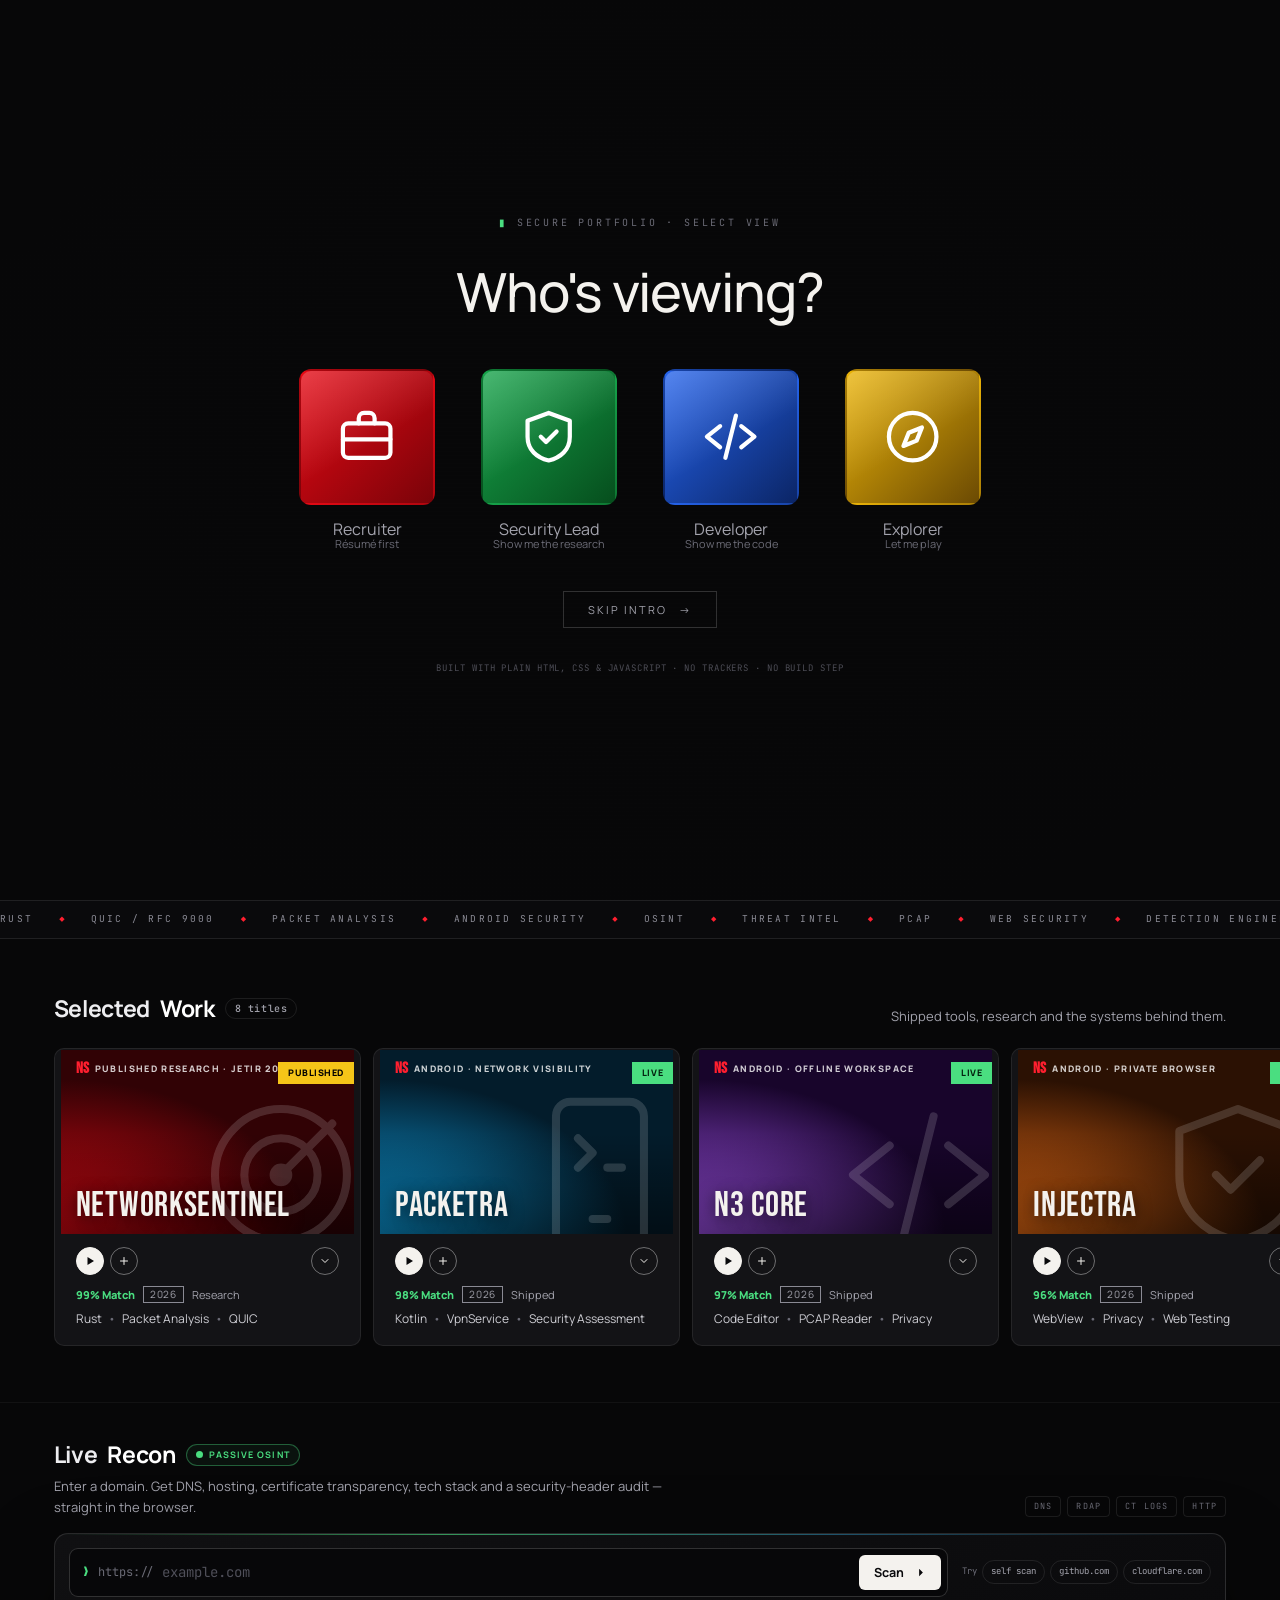
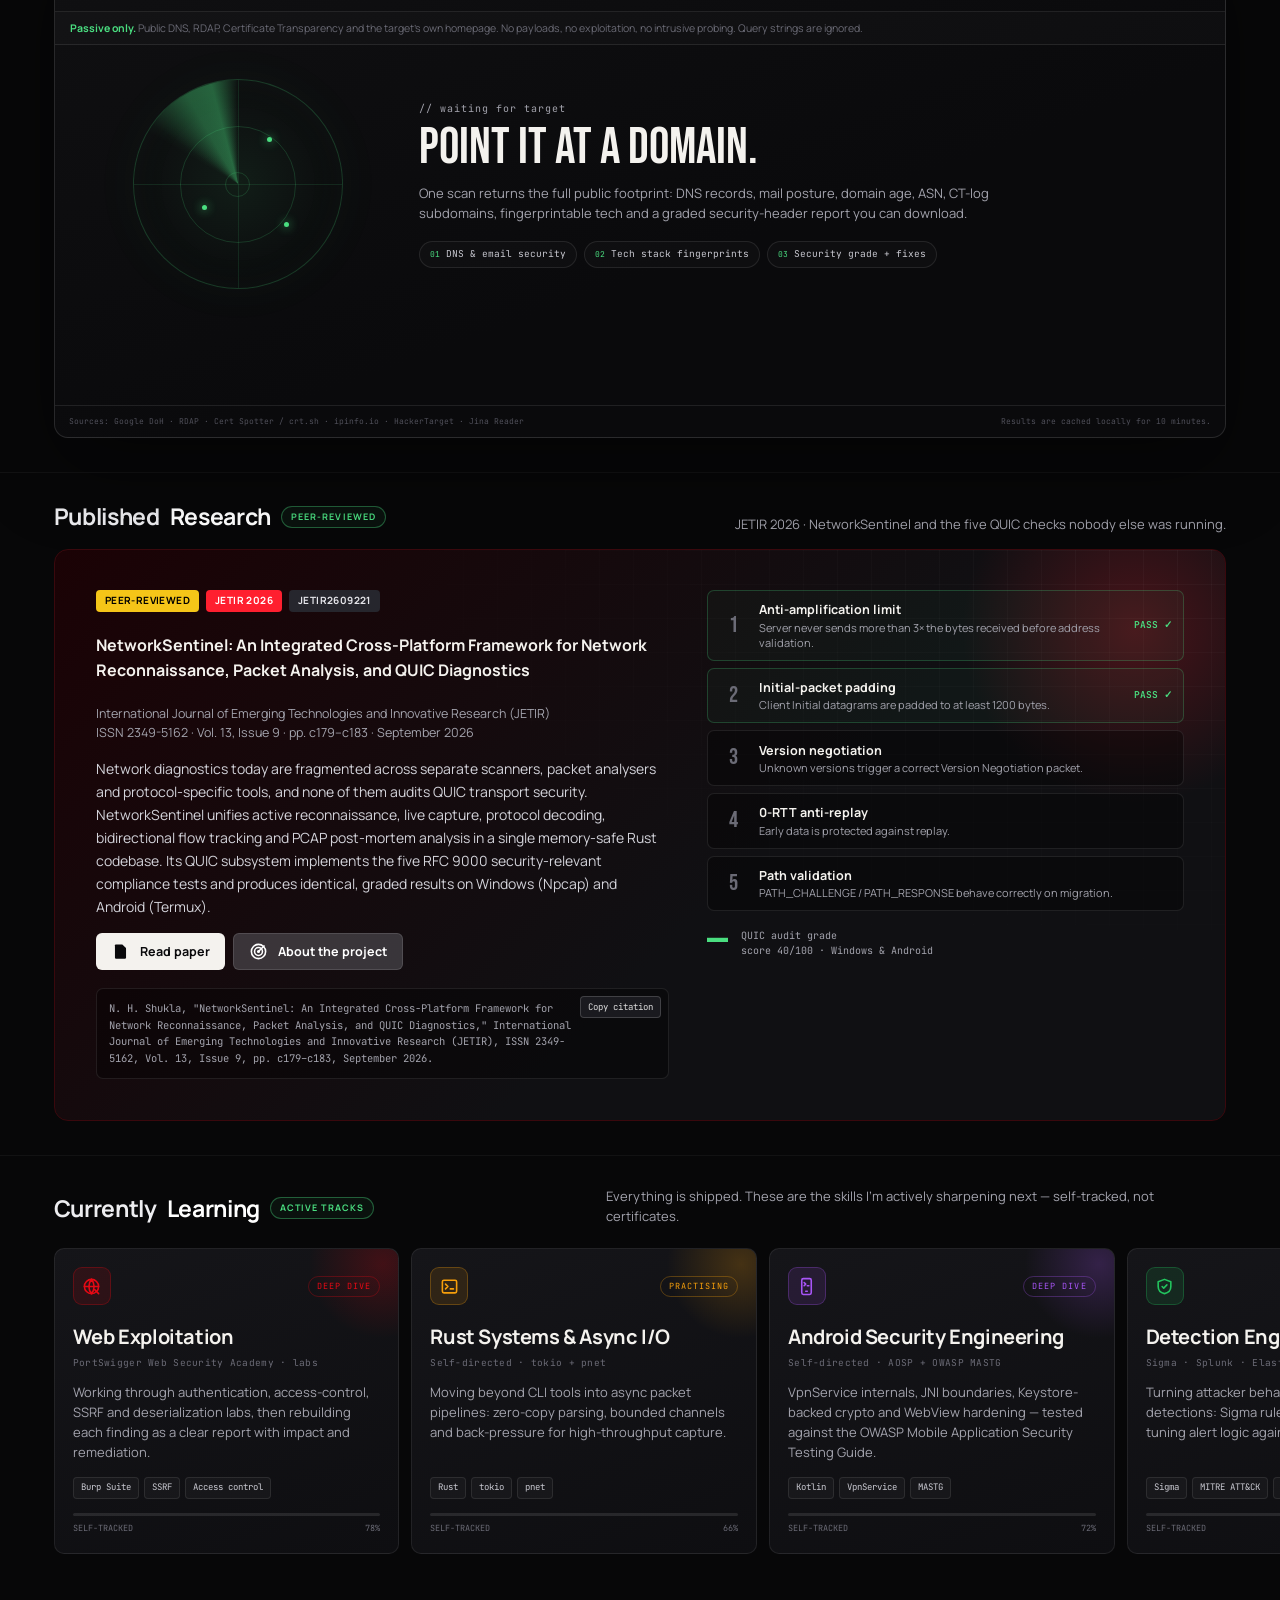
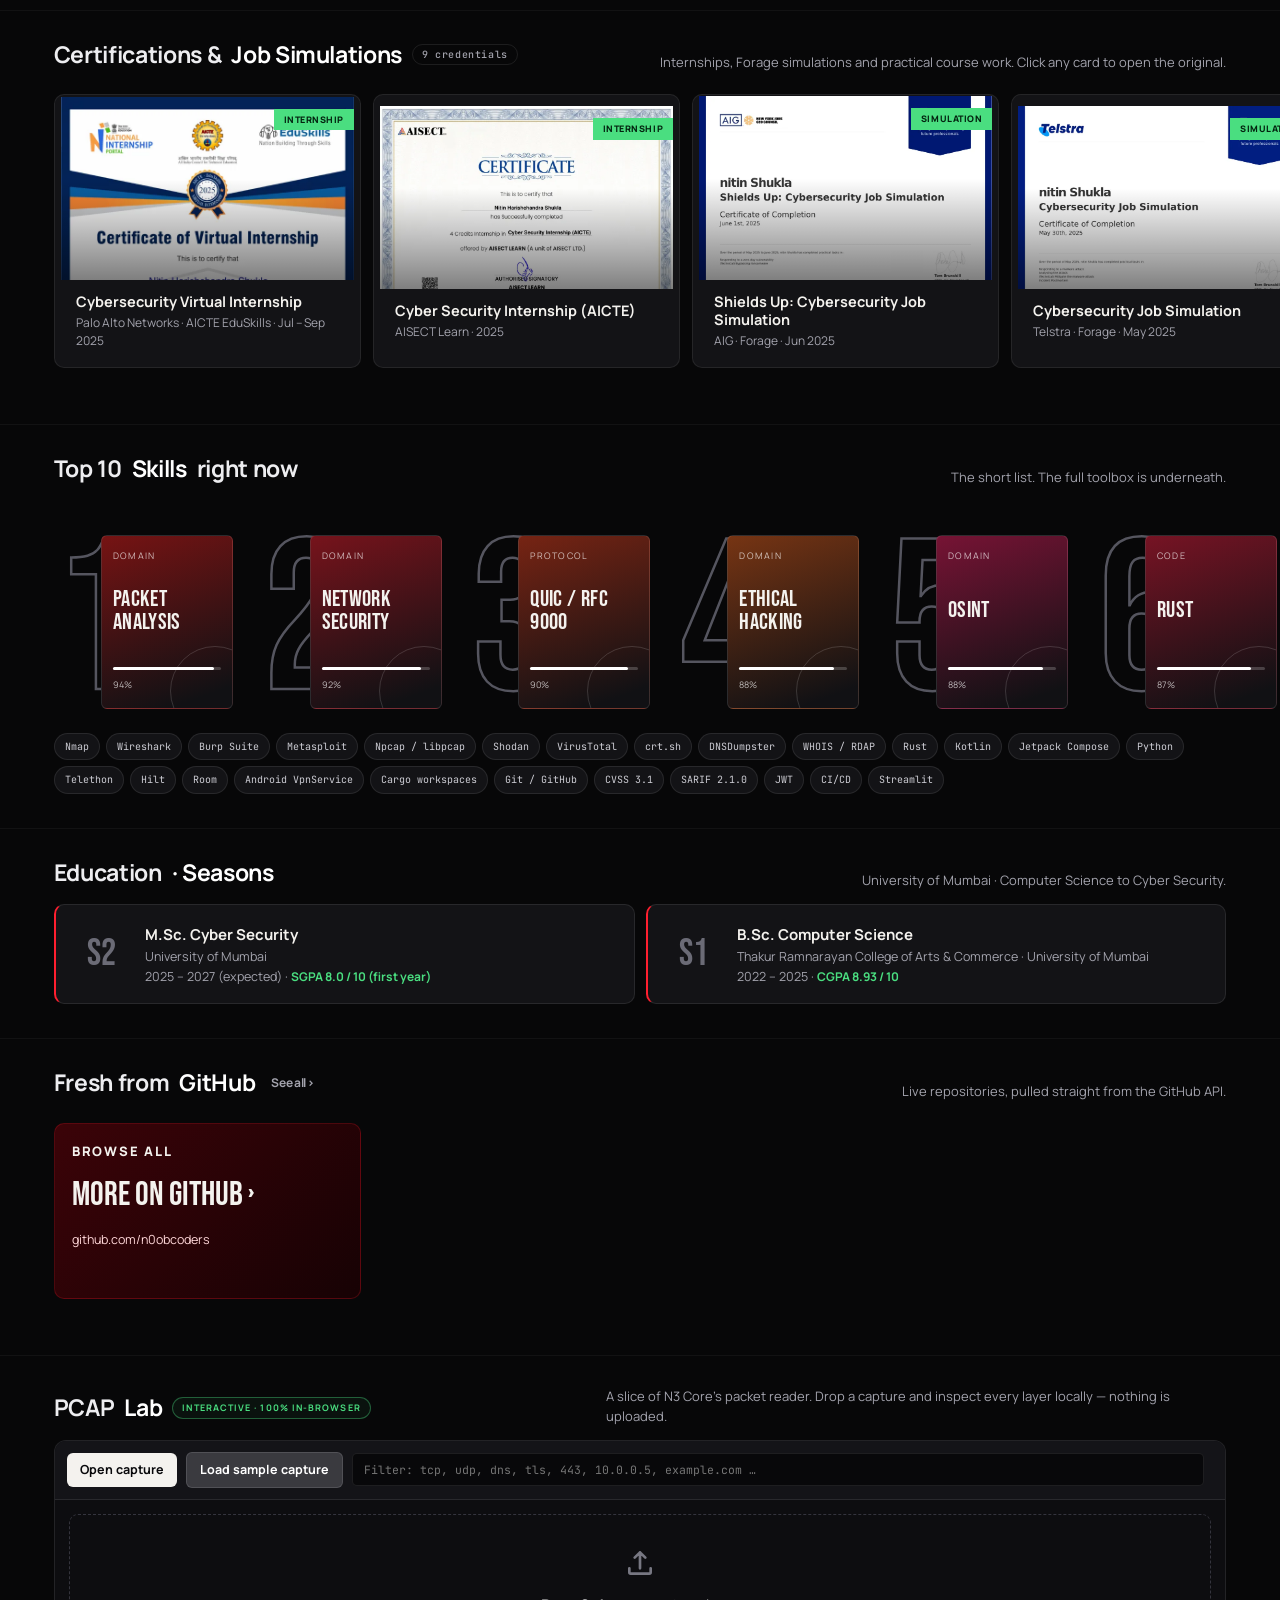
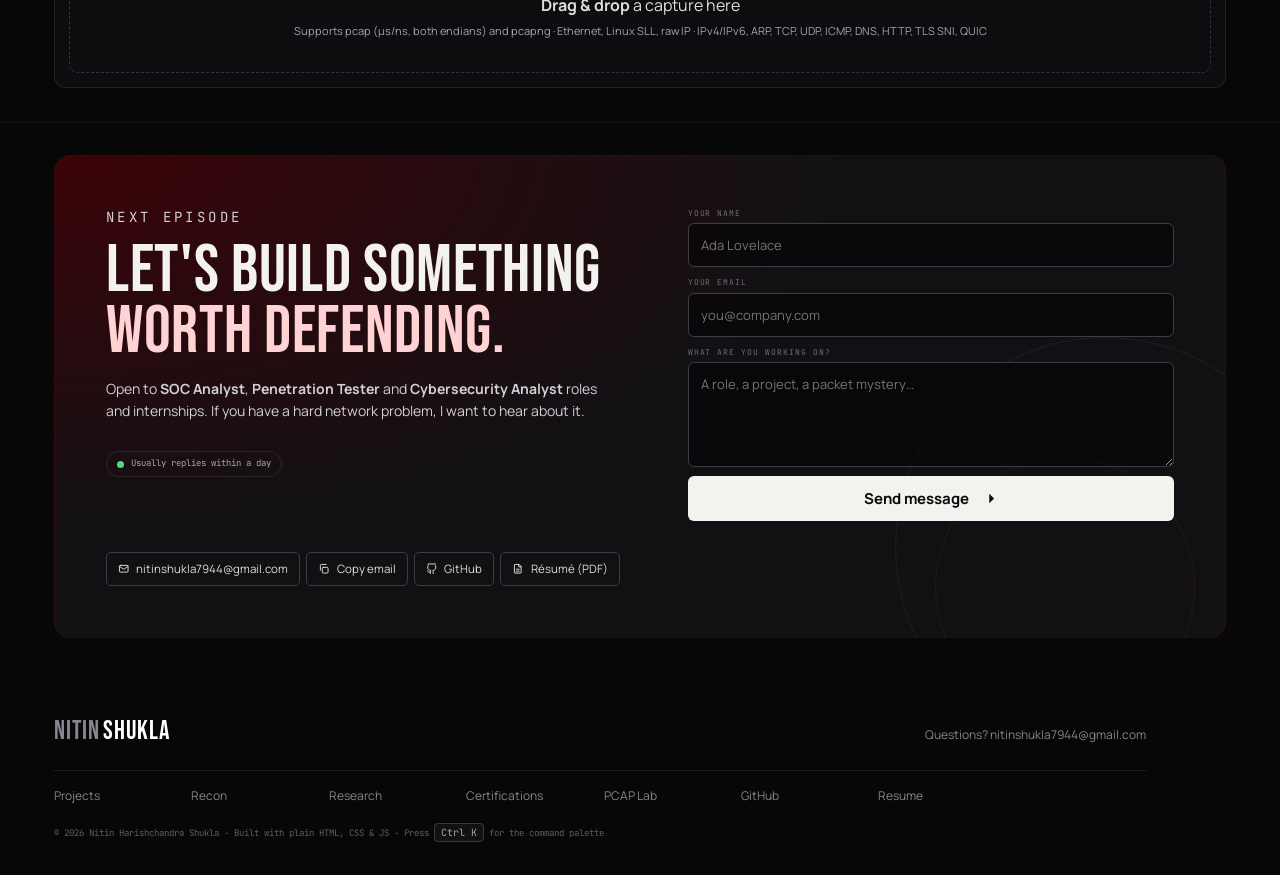
<file: index.html>
<!doctype html>
<html lang="en">
<head>
  <meta charset="utf-8" />
  <meta name="viewport" content="width=device-width, initial-scale=1" />
  <title>Nitin Shukla · Cybersecurity Researcher &amp; Security Tooling Engineer</title>
  <meta name="description" content="Nitin Harishchandra Shukla — cybersecurity researcher and M.Sc. Cyber Security student in Mumbai. Published JETIR author and builder of NetworkSentinel, Packetra, N3 Core, Injectra and SessionGram." />
  <meta name="theme-color" content="#070708" />
  <meta name="color-scheme" content="dark" />
  <meta property="og:type" content="website" />
  <meta property="og:title" content="Nitin Shukla · Cybersecurity Researcher" />
  <meta property="og:description" content="Published researcher building memory-safe network tooling and Android security products. Explore the projects and run the live recon console." />
  <meta property="og:image" content="https://n0obcoders.github.io/portfoli0/assets/og.png" />
  <meta property="og:url" content="https://n0obcoders.github.io/portfoli0/" />
  <meta name="twitter:card" content="summary_large_image" />
  <link rel="icon" href="assets/favicon.svg" type="image/svg+xml" />
  <link rel="preconnect" href="https://fonts.googleapis.com" />
  <link rel="preconnect" href="https://fonts.gstatic.com" crossorigin />
  <link href="https://fonts.googleapis.com/css2?family=Bebas+Neue&family=Manrope:wght@400;500;600;700;800&family=JetBrains+Mono:wght@400;500;600&display=swap" rel="stylesheet" />
  <link rel="stylesheet" href="css/style.css?v=20261029b" />
  <script type="application/ld+json">
  {"@context":"https://schema.org","@type":"Person","name":"Nitin Harishchandra Shukla","jobTitle":"Cybersecurity Researcher","address":{"@type":"PostalAddress","addressLocality":"Mumbai","addressCountry":"IN"},"alumniOf":"University of Mumbai","sameAs":["https://github.com/n0obcoders","https://github.com/n0obcoders/NetworkSentinel","https://github.com/n0obcoders/Packetra","https://github.com/n0obcoders/N3-EDITOR","https://github.com/n0obcoders/Injectra","https://github.com/n0obcoders/SessionGram"],"knowsAbout":["Network Security","Packet Analysis","QUIC","Rust","Android Security","Ethical Hacking","OSINT"]}
  </script>
</head>
<body>
  <a class="skip" href="#main">Skip to content</a>
  <div class="scroll-progress" id="scrollProgress" aria-hidden="true"></div>

  <!-- ============ INTRO / PROFILE GATE ============ -->
  <div id="gate" class="gate" aria-modal="true" role="dialog" aria-label="Choose a profile">
    <div class="gate-bg" aria-hidden="true"><canvas id="gateCanvas"></canvas></div>
    <div class="gate-scanline" aria-hidden="true"></div>
    <div class="gate-logo" aria-hidden="true"><span>NITIN</span><span>SHUKLA</span></div>
    <div class="gate-pick">
      <p class="gate-boot"><span class="blink">▮</span> SECURE PORTFOLIO · SELECT VIEW</p>
      <h1>Who's viewing?</h1>
      <div class="profiles" id="profiles"></div>
      <button class="gate-skip" data-profile="recruiter">Skip intro <span>→</span></button>
      <p class="gate-foot">Built with plain HTML, CSS &amp; JavaScript · No trackers · No build step</p>
    </div>
  </div>

  <!-- ============ NAV ============ -->
  <header class="nav" id="nav">
    <a href="#top" class="brand" aria-label="Home"><span class="brand-dot"></span>NITIN<b>SHUKLA</b></a>
    <nav class="nav-links" aria-label="Primary">
      <a href="#top">Home</a>
      <a href="#projects">Projects</a>
      <a href="#recon">Recon</a>
      <a href="#research">Research</a>
      <a href="#certs">Certs</a>
      <a href="#learning">Learning</a>
      <a href="#lab">PCAP Lab</a>
      <a href="#contact">Contact</a>
    </nav>
    <div class="nav-right">
      <button class="icon-btn" id="searchBtn" aria-label="Search (Ctrl+K)" title="Search · Ctrl+K">
        <svg viewBox="0 0 24 24"><circle cx="11" cy="11" r="7"/><path d="m20 20-3.5-3.5"/></svg>
        <kbd>Ctrl K</kbd>
      </button>
      <a class="nav-recon" href="#recon"><span class="pulse-dot"></span> Live recon</a>
      <button class="menu-btn" id="menuBtn" aria-label="Open menu" aria-expanded="false"><span></span><span></span></button>
      <button class="avatar" id="avatarBtn" aria-label="Switch profile" title="Switch profile"></button>
    </div>
    <div class="mobile-menu" id="mobileMenu" hidden>
      <a href="#top">Home</a><a href="#projects">Projects</a><a href="#recon">Recon</a><a href="#research">Research</a>
      <a href="#certs">Certifications</a><a href="#learning">Learning</a><a href="#skills">Skills</a><a href="#lab">PCAP Lab</a><a href="#contact">Contact</a>
    </div>
  </header>

  <main id="main">
    <!-- ============ HERO / BILLBOARD ============ -->
    <section class="hero" id="top">
      <canvas id="packets" aria-hidden="true"></canvas>
      <div class="hero-grid" aria-hidden="true"></div>
      <div class="hero-glow" aria-hidden="true"></div>
      <div class="hero-fade" aria-hidden="true"></div>
      <div class="hero-scan" aria-hidden="true"></div>
      <div class="hero-inner">
        <div class="hero-kicker"><span class="n-badge">NS</span> <span id="heroKicker">CYBERSECURITY · ORIGINAL SERIES</span><span class="live-chip"><span class="pulse-dot"></span>OPEN TO WORK</span></div>
        <h1 class="hero-title" id="heroTitle">Nitin Shukla</h1>
        <div class="hero-meta">
          <span class="match" id="heroMatch">99% Match</span>
          <span>2026</span><span class="rating">CYBER-SEC</span><span>Mumbai, IN</span><span class="hd">HD</span>
        </div>
        <p class="hero-role"><span id="typed"></span><span class="caret">▍</span></p>
        <p class="hero-desc" id="heroDesc"></p>
        <div class="hero-cta">
          <a class="btn btn-play" id="heroPlay" href="#projects"><svg viewBox="0 0 24 24"><path d="M7 4v16l13-8z"/></svg><span>Play</span></a>
          <button class="btn btn-info" id="heroInfo"><svg viewBox="0 0 24 24"><circle cx="12" cy="12" r="9"/><path d="M12 11v6M12 7.5v.5"/></svg><span>More Info</span></button>
          <a class="btn btn-ghost" id="resumeBtn" download><svg viewBox="0 0 24 24"><path d="M12 3v12m0 0-5-5m5 5 5-5M4 20h16"/></svg><span>Resume</span></a>
        </div>
        <p class="hero-quick"><a href="#recon">Run the live recon console <span>→</span></a></p>
        <div class="hero-stats" id="heroStats"></div>
      </div>

      <aside class="hero-side" aria-label="Quick profile">
        <div class="status-card">
          <div class="status-head"><span><i class="pulse-dot"></i> SYSTEM ONLINE</span><span>NS / 2026</span></div>
          <div class="status-row"><span>ROLE</span><b>Cybersecurity Researcher</b></div>
          <div class="status-row"><span>FOCUS</span><b>Network &amp; Android security</b></div>
          <div class="status-row"><span>STACK</span><b>Rust · Kotlin · Python</b></div>
          <div class="status-row"><span>PAPER</span><b>JETIR · Vol. 13, Issue 9</b></div>
          <div class="status-row"><span>BASED</span><b>Mumbai, India</b></div>
          <div class="status-term" id="heroTerm" aria-hidden="true"></div>
          <div class="status-foot"><span class="ok">●</span> QUIC audit <b>A+</b> <span class="sep">/</span> 5 checks passed</div>
        </div>
      </aside>
      <a class="scroll-cue" href="#projects" aria-label="Scroll to projects"><span></span>SCROLL</a>
    </section>

    <!-- ============ TICKER ============ -->
    <div class="ticker" aria-hidden="true">
      <div class="ticker-track">
        <span>RUST</span><i>◆</i><span>QUIC / RFC 9000</span><i>◆</i><span>PACKET ANALYSIS</span><i>◆</i><span>ANDROID SECURITY</span><i>◆</i><span>OSINT</span><i>◆</i><span>THREAT INTEL</span><i>◆</i><span>PCAP</span><i>◆</i><span>WEB SECURITY</span><i>◆</i><span>DETECTION ENGINEERING</span><i>◆</i>
        <span>RUST</span><i>◆</i><span>QUIC / RFC 9000</span><i>◆</i><span>PACKET ANALYSIS</span><i>◆</i><span>ANDROID SECURITY</span><i>◆</i><span>OSINT</span><i>◆</i><span>THREAT INTEL</span><i>◆</i><span>PCAP</span><i>◆</i><span>WEB SECURITY</span><i>◆</i><span>DETECTION ENGINEERING</span><i>◆</i>
      </div>
    </div>

    <div class="rows" id="rows">
      <!-- ============ PROJECTS ============ -->
      <section class="row" id="projects" data-row="projects">
        <div class="row-head">
          <h2 class="row-title">Selected <b>Work</b> <span class="count-pill" id="projectCount"></span></h2>
          <p class="row-sub">Shipped tools, research and the systems behind them.</p>
        </div>
        <div class="row-track" id="rowProjects"></div>
      </section>

      <!-- ============ LIVE RECON ============ -->
      <section class="row recon-row" id="recon" data-row="recon">
        <div class="recon-wrap">
          <div class="recon-head">
            <div>
              <h2 class="row-title">Live <b>Recon</b> <span class="pill live"><span class="pulse-dot"></span>PASSIVE OSINT</span></h2>
              <p class="row-sub">Enter a domain. Get DNS, hosting, certificate transparency, tech stack and a security-header audit — straight in the browser.</p>
            </div>
            <div class="recon-sources" aria-hidden="true"><span>DNS</span><span>RDAP</span><span>CT LOGS</span><span>HTTP</span></div>
          </div>

          <div class="recon-shell" id="reconShell">
            <div class="recon-top">
              <form class="recon-form" id="reconForm" novalidate>
                <span class="recon-prompt">❯</span>
                <span class="recon-prefix">https://</span>
                <input id="reconInput" name="target" type="text" placeholder="example.com" autocomplete="off" spellcheck="false" aria-label="Domain to scan" />
                <button class="btn btn-play recon-run" id="reconRun" type="submit"><span class="run-label">Scan</span><svg viewBox="0 0 24 24"><path d="M5 12h14m-6-6 6 6-6 6"/></svg></button>
              </form>
              <div class="recon-quick" id="reconQuick">
                <span>Try</span>
                <button type="button" data-scan="n0obcoders.github.io/portfoli0">self scan</button>
                <button type="button" data-scan="github.com">github.com</button>
                <button type="button" data-scan="cloudflare.com">cloudflare.com</button>
              </div>
            </div>
            <div class="recon-history" id="reconHistory" aria-label="Recent scans"></div>
            <p class="recon-disclaimer"><b>Passive only.</b> Public DNS, RDAP, Certificate Transparency and the target's own homepage. No payloads, no exploitation, no intrusive probing. Query strings are ignored.</p>

            <div class="recon-stage" id="reconStage" aria-live="polite">
              <div class="recon-empty" id="reconEmpty">
                <div class="radar-scene" aria-hidden="true">
                  <div class="radar"><i class="r1"></i><i class="r2"></i><i class="r3"></i><span class="sweep"></span><b class="blip b1"></b><b class="blip b2"></b><b class="blip b3"></b></div>
                </div>
                <div class="recon-empty-copy">
                  <p class="mono dim">// waiting for target</p>
                  <h3>Point it at a domain.</h3>
                  <p>One scan returns the full public footprint: DNS records, mail posture, domain age, ASN, CT-log subdomains, fingerprintable tech and a graded security-header report you can download.</p>
                  <ul class="recon-feature-list">
                    <li><span>01</span> DNS &amp; email security</li>
                    <li><span>02</span> Tech stack fingerprints</li>
                    <li><span>03</span> Security grade + fixes</li>
                  </ul>
                </div>
              </div>

              <div class="recon-scanning" id="reconScanning" hidden>
                <div class="scan-visual">
                  <div class="scan-radar"><span class="sweep"></span><i></i><i></i><i></i><b class="blip b1"></b><b class="blip b2"></b><b class="blip b3"></b><b class="blip b4"></b></div>
                  <div class="scan-target" id="scanTarget">example.com</div>
                  <div class="scan-progress"><i id="scanProgressBar"></i></div>
                  <div class="scan-progress-label"><span id="scanProgressLabel">initialising</span><b id="scanPercent">0%</b></div>
                </div>
                <div class="scan-log-wrap">
                  <div class="scan-log-head"><span class="dot red"></span><span class="dot amber"></span><span class="dot green"></span><b>recon@n0obcoders:~</b><span class="scan-elapsed" id="scanElapsed">0.0s</span></div>
                  <pre class="scan-log" id="scanLog"></pre>
                </div>
              </div>

              <div class="recon-results" id="reconResults" hidden></div>
            </div>
            <div class="recon-foot">
              <span>Sources: Google DoH · RDAP · Cert Spotter / crt.sh · ipinfo.io · HackerTarget · Jina Reader</span>
              <span>Results are cached locally for 10 minutes.</span>
            </div>
          </div>
        </div>
      </section>

      <!-- ============ RESEARCH ============ -->
      <section class="row" id="research" data-row="research">
        <div class="row-head">
          <h2 class="row-title">Published <b>Research</b> <span class="pill">PEER-REVIEWED</span></h2>
          <p class="row-sub">JETIR 2026 · NetworkSentinel and the five QUIC checks nobody else was running.</p>
        </div>
        <div id="researchBlock"></div>
      </section>

      <!-- ============ LEARNING ============ -->
      <section class="row" id="learning" data-row="learning">
        <div class="row-head">
          <h2 class="row-title">Currently <b>Learning</b> <span class="pill green">ACTIVE TRACKS</span></h2>
          <p class="row-sub">Everything is shipped. These are the skills I'm actively sharpening next — self-tracked, not certificates.</p>
        </div>
        <div class="row-track learning-track" id="rowLearning"></div>
      </section>

      <!-- ============ CERTIFICATIONS ============ -->
      <section class="row" id="certs" data-row="certs">
        <div class="row-head">
          <h2 class="row-title">Certifications &amp; <b>Job Simulations</b> <span class="count-pill" id="certCount"></span></h2>
          <p class="row-sub">Internships, Forage simulations and practical course work. Click any card to open the original.</p>
        </div>
        <div class="row-track" id="rowCerts"></div>
      </section>

      <!-- ============ SKILLS ============ -->
      <section class="row" id="skills" data-row="skills">
        <div class="row-head">
          <h2 class="row-title">Top 10 <b>Skills</b> right now</h2>
          <p class="row-sub">The short list. The full toolbox is underneath.</p>
        </div>
        <div class="row-track top10" id="rowSkills"></div>
        <div class="toolbox" id="toolbox"></div>
      </section>

      <!-- ============ EDUCATION ============ -->
      <section class="row" id="education" data-row="education">
        <div class="row-head">
          <h2 class="row-title">Education <b>· Seasons</b></h2>
          <p class="row-sub">University of Mumbai · Computer Science to Cyber Security.</p>
        </div>
        <div class="edu" id="eduList"></div>
      </section>

      <!-- ============ GITHUB ============ -->
      <section class="row" id="github" data-row="github">
        <div class="row-head">
          <h2 class="row-title">Fresh from <b>GitHub</b> <a class="row-more" id="ghMore" target="_blank" rel="noopener">See all ›</a></h2>
          <p class="row-sub">Live repositories, pulled straight from the GitHub API.</p>
        </div>
        <div class="row-track" id="rowGithub"><div class="gh-loading">Loading repositories…</div></div>
      </section>

      <!-- ============ PCAP LAB ============ -->
      <section class="row lab" id="lab" data-row="lab">
        <div class="row-head">
          <h2 class="row-title">PCAP <b>Lab</b> <span class="pill">Interactive · 100% in-browser</span></h2>
          <p class="row-sub">A slice of N3 Core's packet reader. Drop a capture and inspect every layer locally — nothing is uploaded.</p>
        </div>
        <div class="lab-shell">
          <div class="lab-toolbar">
            <label class="btn btn-small btn-play" for="pcapFile">Open capture</label>
            <input type="file" id="pcapFile" accept=".pcap,.pcapng,.cap" hidden />
            <button class="btn btn-small btn-info" id="pcapSample">Load sample capture</button>
            <input id="pcapFilter" class="lab-filter" placeholder="Filter: tcp, udp, dns, tls, 443, 10.0.0.5, example.com …" aria-label="Display filter" />
            <span class="lab-count" id="pcapCount"></span>
          </div>
          <div class="lab-drop" id="pcapDrop">
            <svg viewBox="0 0 24 24"><path d="M12 16V4m0 0-4 4m4-4 4 4M4 16v3a1 1 0 0 0 1 1h14a1 1 0 0 0 1-1v-3"/></svg>
            <p><b>Drag &amp; drop</b> a capture here</p>
            <small>Supports pcap (µs/ns, both endians) and pcapng · Ethernet, Linux SLL, raw IP · IPv4/IPv6, ARP, TCP, UDP, ICMP, DNS, HTTP, TLS SNI, QUIC</small>
          </div>
          <div class="lab-body" id="pcapBody" hidden>
            <div class="lab-stats" id="pcapStats"></div>
            <div class="lab-table-wrap">
              <table class="lab-table">
                <thead><tr><th>No.</th><th>Time</th><th>Source</th><th>Destination</th><th>Protocol</th><th>Len</th><th>Info</th></tr></thead>
                <tbody id="pcapRows"></tbody>
              </table>
            </div>
            <div class="lab-detail">
              <div class="lab-tree" id="pcapTree"><em>Select a packet to inspect it.</em></div>
              <pre class="lab-hex" id="pcapHex"></pre>
            </div>
          </div>
        </div>
      </section>

      <!-- ============ CONTACT ============ -->
      <section class="row contact" id="contact" data-row="contact">
        <div class="contact-card">
          <div class="contact-copy">
            <p class="eyebrow">NEXT EPISODE</p>
            <h2>Let's build something<br><em>worth defending.</em></h2>
            <p>Open to <b>SOC Analyst</b>, <b>Penetration Tester</b> and <b>Cybersecurity Analyst</b> roles and internships. If you have a hard network problem, I want to hear about it.</p>
            <div class="contact-signal"><span class="pulse-dot"></span> Usually replies within a day</div>
          </div>
          <form id="contactForm" class="contact-form">
            <label class="field"><span>Your name</span><input name="name" placeholder="Ada Lovelace" required aria-label="Your name" /></label>
            <label class="field"><span>Your email</span><input name="email" type="email" placeholder="you@company.com" required aria-label="Your email" /></label>
            <label class="field"><span>What are you working on?</span><textarea name="msg" rows="4" placeholder="A role, a project, a packet mystery…" required aria-label="Message"></textarea></label>
            <button class="btn btn-play" type="submit"><span>Send message</span><svg viewBox="0 0 24 24"><path d="M5 12h14m-6-6 6 6-6 6"/></svg></button>
          </form>
          <div class="contact-links" id="contactLinks"></div>
        </div>
      </section>
    </div>
  </main>

  <footer class="foot">
    <div class="foot-top">
      <a href="#top" class="foot-brand">NITIN<b>SHUKLA</b></a>
      <p>Questions? <a id="footMail"></a></p>
    </div>
    <ul>
      <li><a href="#projects">Projects</a></li><li><a href="#recon">Recon</a></li><li><a href="#research">Research</a></li>
      <li><a href="#certs">Certifications</a></li><li><a href="#lab">PCAP Lab</a></li>
      <li><a id="footGh" target="_blank" rel="noopener">GitHub</a></li><li><a id="footCv" download>Resume</a></li>
    </ul>
    <small>© <span id="yr"></span> Nitin Harishchandra Shukla · Built with plain HTML, CSS &amp; JS · Press <kbd>Ctrl K</kbd> for the command palette</small>
  </footer>

  <!-- ============ MODAL ============ -->
  <div class="modal" id="modal" hidden>
    <div class="modal-backdrop" data-close></div>
    <article class="modal-card" role="dialog" aria-modal="true" aria-labelledby="modalTitle">
      <button class="modal-x" data-close aria-label="Close">✕</button>
      <div id="modalContent"></div>
    </article>
  </div>

  <!-- ============ COMMAND PALETTE ============ -->
  <div class="palette" id="palette" hidden>
    <div class="modal-backdrop" data-pclose></div>
    <div class="palette-card" role="dialog" aria-modal="true" aria-label="Command palette">
      <div class="palette-input"><span>❯</span><input id="paletteInput" placeholder="Search projects, certificates, skills… or type a command (help)" autocomplete="off" spellcheck="false" /></div>
      <ul id="paletteList" class="palette-list" role="listbox"></ul>
      <pre id="paletteTerm" class="palette-term" hidden></pre>
    </div>
  </div>

  <button class="to-top" id="toTop" aria-label="Back to top">↑</button>
  <div class="toast" id="toast" role="status" aria-live="polite"></div>

  <script src="js/data.js?v=20261029b"></script>
  <script src="js/recon.js?v=20261029b"></script>
  <script src="js/pcap.js?v=20261029b"></script>
  <script src="js/main.js?v=20261029b"></script>
</body>
</html>
</file>
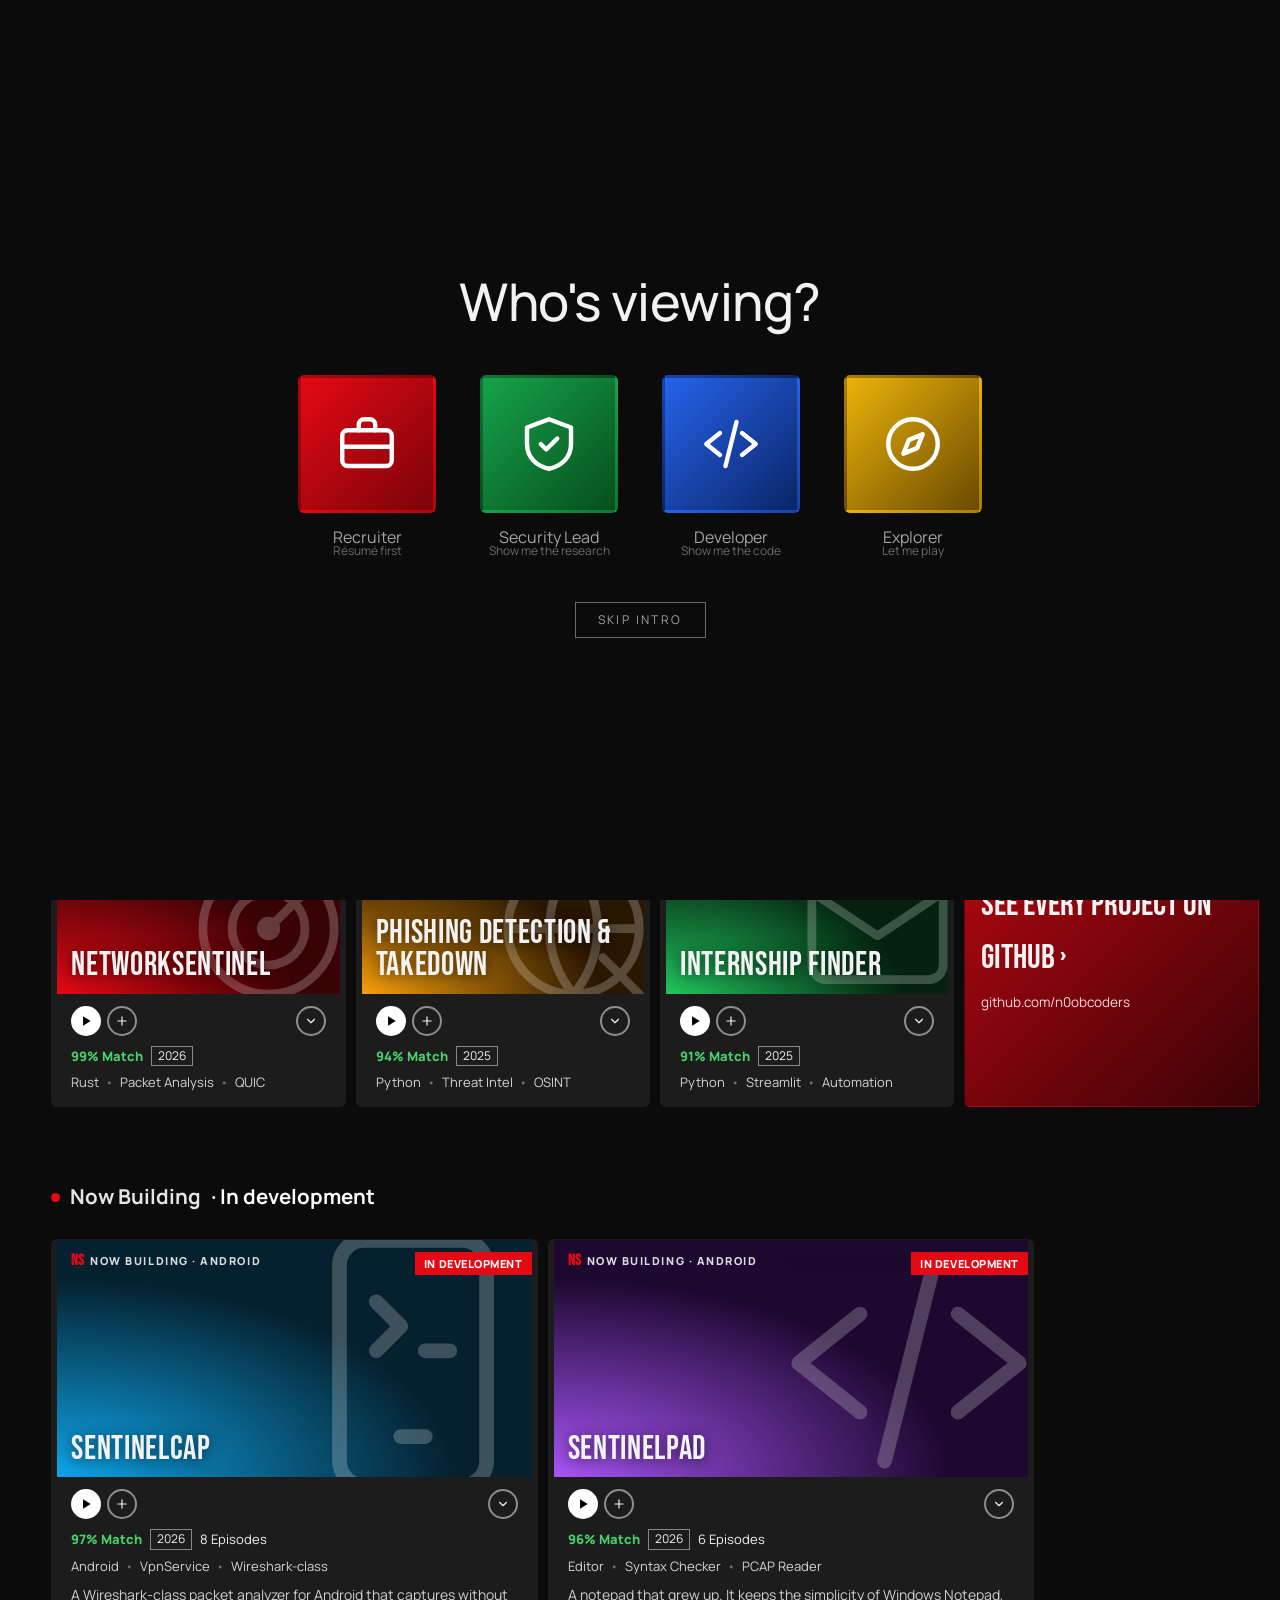
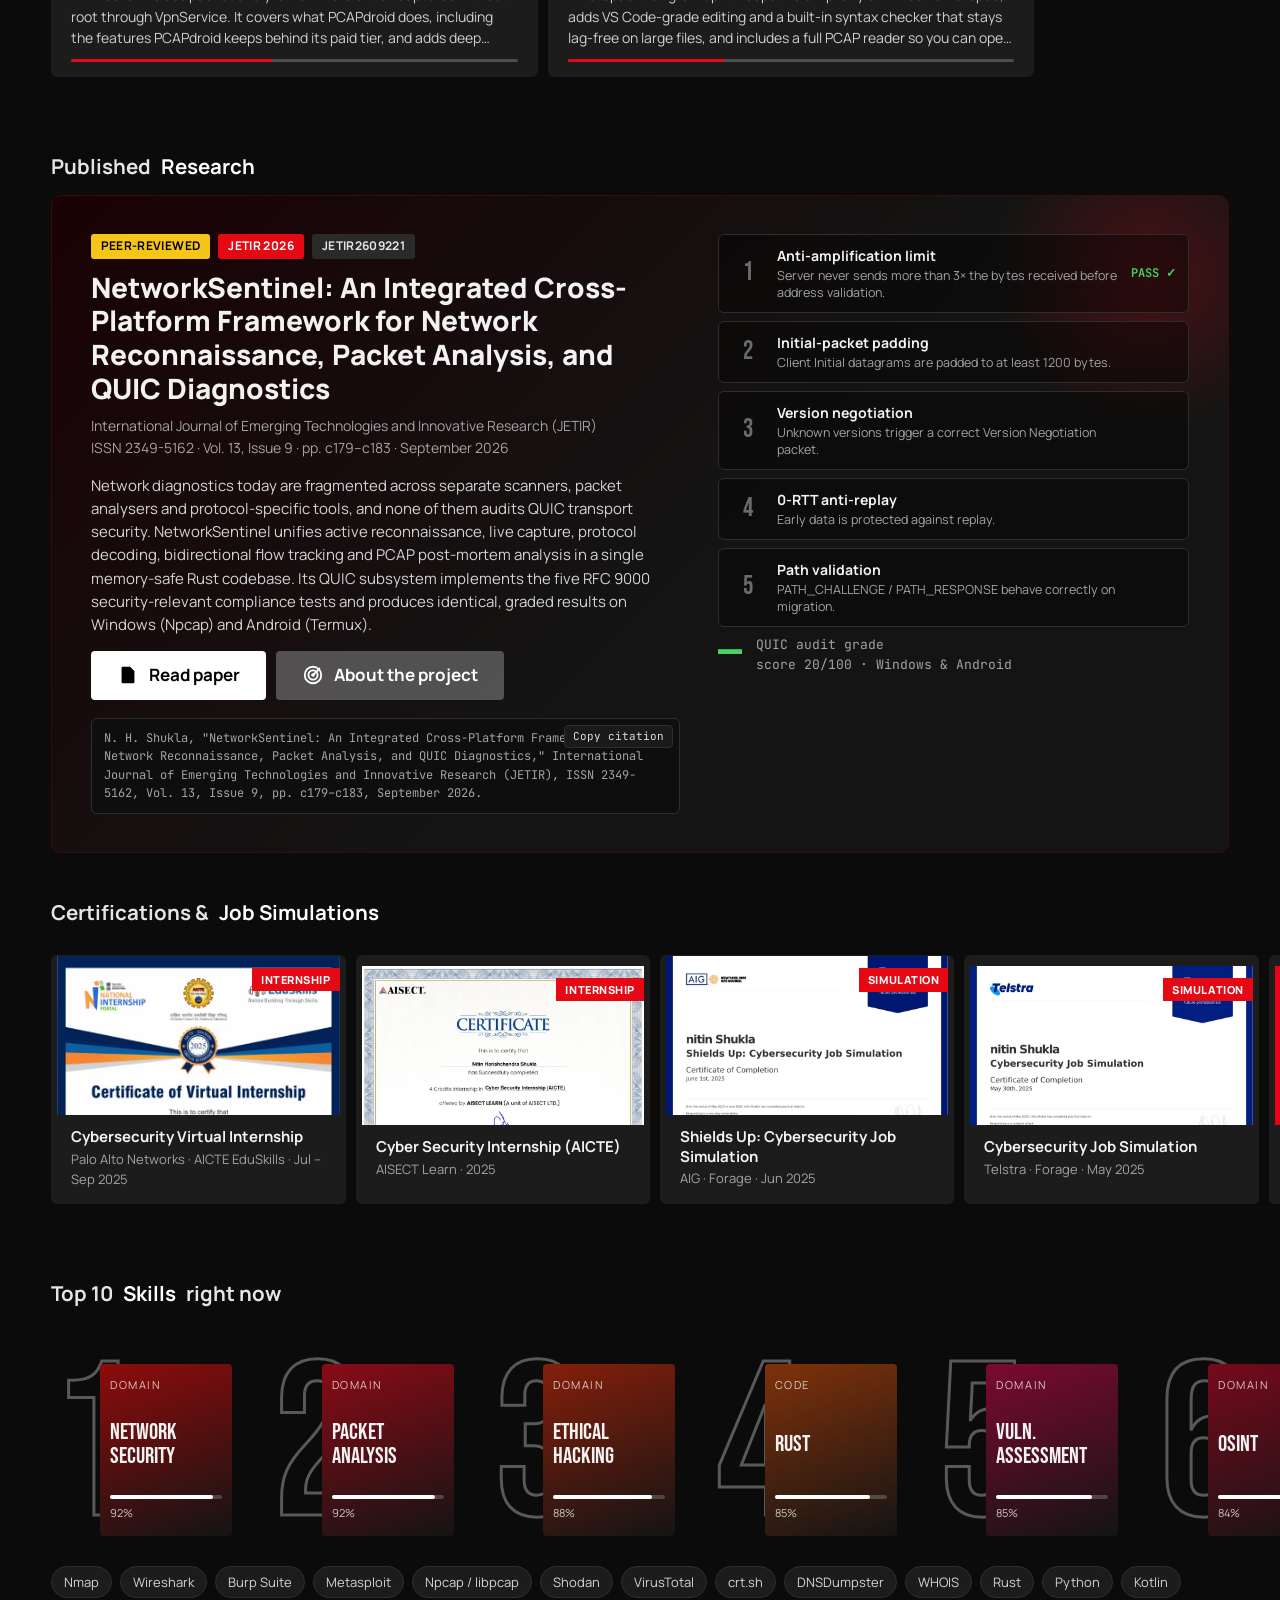
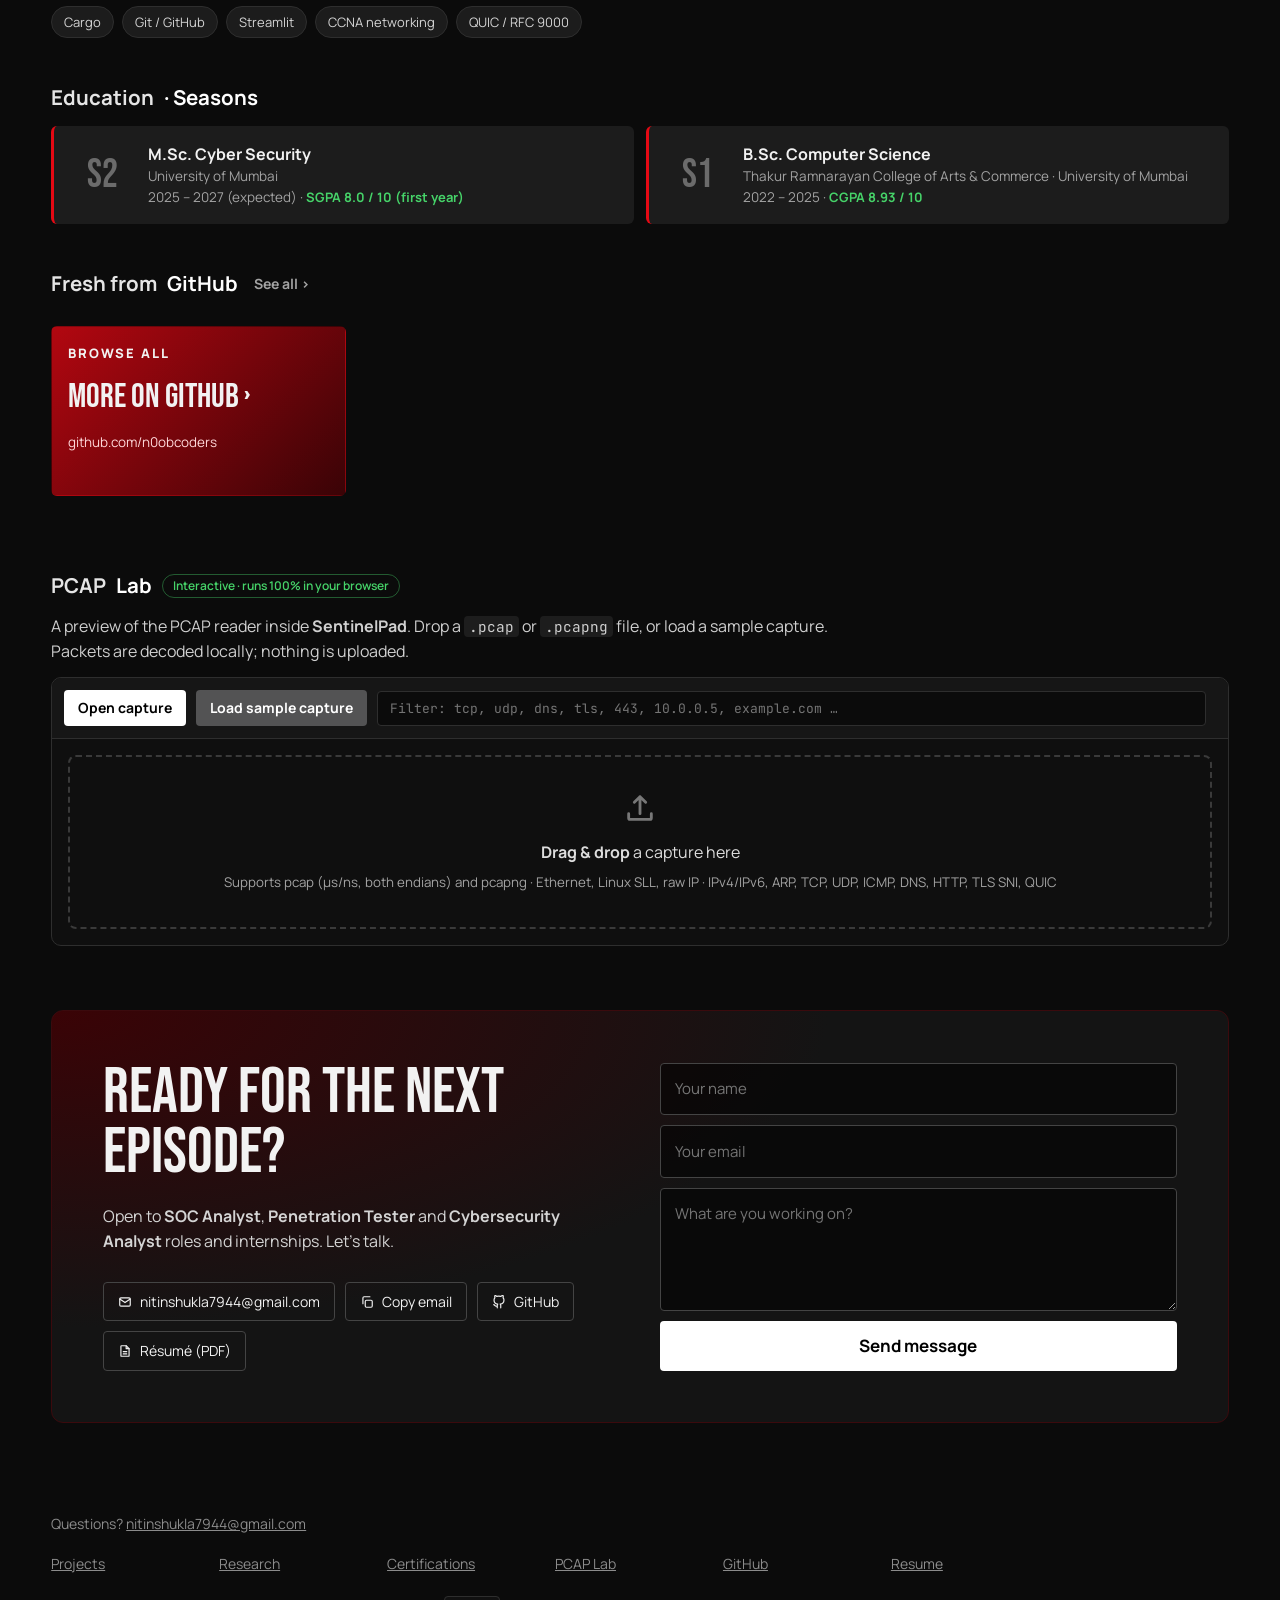
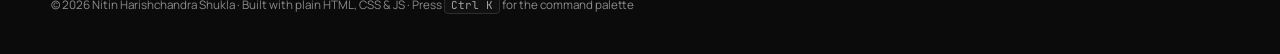
<file: portfolio-site/index.html>
<!doctype html>
<html lang="en">
<head>
  <meta charset="utf-8" />
  <meta name="viewport" content="width=device-width, initial-scale=1" />
  <title>Nitin Shukla · Cybersecurity Portfolio</title>
  <meta name="description" content="Nitin Harishchandra Shukla, a cybersecurity researcher and M.Sc. Cyber Security student in Mumbai. Author of NetworkSentinel (JETIR 2026), a Rust network-reconnaissance and QUIC diagnostics framework." />
  <meta name="theme-color" content="#0b0b0b" />
  <meta property="og:type" content="website" />
  <meta property="og:title" content="Nitin Shukla · Cybersecurity Portfolio" />
  <meta property="og:description" content="Published researcher building memory-safe network tooling: packet capture, protocol decoding and RFC 9000 QUIC audits." />
  <meta property="og:image" content="https://n0obcoders.github.io/assets/og.png" />
  <meta name="twitter:card" content="summary_large_image" />
  <link rel="icon" href="assets/favicon.svg" type="image/svg+xml" />
  <link rel="preconnect" href="https://fonts.googleapis.com" />
  <link rel="preconnect" href="https://fonts.gstatic.com" crossorigin />
  <link href="https://fonts.googleapis.com/css2?family=Bebas+Neue&family=Manrope:wght@400;500;600;700;800&family=JetBrains+Mono:wght@400;600&display=swap" rel="stylesheet" />
  <link rel="stylesheet" href="css/style.css" />
  <script type="application/ld+json">
  {"@context":"https://schema.org","@type":"Person","name":"Nitin Harishchandra Shukla","jobTitle":"Cybersecurity Researcher","address":{"@type":"PostalAddress","addressLocality":"Mumbai","addressCountry":"IN"},"alumniOf":"University of Mumbai","sameAs":["https://github.com/n0obcoders"],"knowsAbout":["Network Security","Packet Analysis","QUIC","Rust","Ethical Hacking","OSINT"]}
  </script>
</head>
<body>
  <a class="skip" href="#main">Skip to content</a>

  <!-- ============ INTRO / PROFILE GATE ============ -->
  <div id="gate" class="gate" aria-modal="true" role="dialog" aria-label="Choose a profile">
    <div class="gate-logo" aria-hidden="true"><span>NITIN</span><span>SHUKLA</span></div>
    <div class="gate-pick">
      <h1>Who's viewing?</h1>
      <div class="profiles" id="profiles"></div>
      <button class="gate-skip" data-profile="recruiter">Skip intro</button>
    </div>
  </div>

  <!-- ============ NAV ============ -->
  <header class="nav" id="nav">
    <a href="#top" class="brand" aria-label="Home">NITIN<b>SHUKLA</b></a>
    <nav class="nav-links" aria-label="Primary">
      <a href="#top">Home</a>
      <a href="#projects">Projects</a>
      <a href="#research">Research</a>
      <a href="#certs">Certifications</a>
      <a href="#skills">Skills</a>
      <a href="#lab">PCAP Lab</a>
      <a href="#contact">Contact</a>
    </nav>
    <div class="nav-right">
      <button class="icon-btn" id="searchBtn" aria-label="Search (Ctrl+K)" title="Search · Ctrl+K">
        <svg viewBox="0 0 24 24"><circle cx="11" cy="11" r="7"/><path d="m20 20-3.5-3.5"/></svg>
        <kbd>Ctrl K</kbd>
      </button>
      <button class="avatar" id="avatarBtn" aria-label="Switch profile" title="Switch profile"></button>
    </div>
  </header>

  <main id="main">
    <!-- ============ HERO / BILLBOARD ============ -->
    <section class="hero" id="top">
      <canvas id="packets" aria-hidden="true"></canvas>
      <div class="hero-fade" aria-hidden="true"></div>
      <div class="hero-inner">
        <div class="hero-kicker"><span class="n-badge">NS</span> <span id="heroKicker">RESEARCH SERIES</span></div>
        <h2 class="hero-title" id="heroTitle">Nitin Shukla</h2>
        <div class="hero-meta">
          <span class="match" id="heroMatch">99% Match</span>
          <span>2026</span><span class="rating">CYBER-SEC</span><span>Mumbai, IN</span><span class="hd">HD</span>
        </div>
        <p class="hero-role"><span id="typed"></span><span class="caret">▍</span></p>
        <p class="hero-desc" id="heroDesc"></p>
        <div class="hero-cta">
          <a class="btn btn-play" id="heroPlay" href="#projects"><svg viewBox="0 0 24 24"><path d="M7 4v16l13-8z"/></svg><span>Play</span></a>
          <button class="btn btn-info" id="heroInfo"><svg viewBox="0 0 24 24"><circle cx="12" cy="12" r="9"/><path d="M12 11v6M12 7.5v.5"/></svg><span>More Info</span></button>
          <a class="btn btn-ghost" id="resumeBtn" download><svg viewBox="0 0 24 24"><path d="M12 3v12m0 0-5-5m5 5 5-5M4 20h16"/></svg><span>Resume</span></a>
        </div>
        <div class="hero-stats" id="heroStats"></div>
      </div>
    </section>

    <!-- ============ ROWS ============ -->
    <div class="rows" id="rows">
      <section class="row" id="projects" data-row="projects">
        <h3 class="row-title">Explore titles related to: <b>Projects</b></h3>
        <div class="row-track" id="rowProjects"></div>
      </section>

      <section class="row" id="building" data-row="building">
        <h3 class="row-title"><span class="live-dot"></span>Now Building <b>· In development</b></h3>
        <div class="row-track wide" id="rowBuilding"></div>
      </section>

      <section class="row" id="research" data-row="research">
        <h3 class="row-title">Published <b>Research</b></h3>
        <div id="researchBlock"></div>
      </section>

      <section class="row" id="certs" data-row="certs">
        <h3 class="row-title">Certifications &amp; <b>Job Simulations</b></h3>
        <div class="row-track" id="rowCerts"></div>
      </section>

      <section class="row" id="skills" data-row="skills">
        <h3 class="row-title">Top 10 <b>Skills</b> right now</h3>
        <div class="row-track top10" id="rowSkills"></div>
        <div class="toolbox" id="toolbox"></div>
      </section>

      <section class="row" id="education" data-row="education">
        <h3 class="row-title">Education <b>· Seasons</b></h3>
        <div class="edu" id="eduList"></div>
      </section>

      <section class="row" id="github" data-row="github">
        <h3 class="row-title">Fresh from <b>GitHub</b> <a class="row-more" id="ghMore" target="_blank" rel="noopener">See all ›</a></h3>
        <div class="row-track" id="rowGithub"><div class="gh-loading">Loading repositories…</div></div>
      </section>

      <!-- ============ PCAP LAB ============ -->
      <section class="row lab" id="lab" data-row="lab">
        <h3 class="row-title">PCAP <b>Lab</b> <span class="pill">Interactive · runs 100% in your browser</span></h3>
        <p class="lab-intro">A preview of the PCAP reader inside <b>SentinelPad</b>. Drop a <code>.pcap</code> or <code>.pcapng</code> file, or load a sample capture. Packets are decoded locally; nothing is uploaded.</p>
        <div class="lab-shell">
          <div class="lab-toolbar">
            <label class="btn btn-small btn-play" for="pcapFile">Open capture</label>
            <input type="file" id="pcapFile" accept=".pcap,.pcapng,.cap" hidden />
            <button class="btn btn-small btn-info" id="pcapSample">Load sample capture</button>
            <input id="pcapFilter" class="lab-filter" placeholder="Filter: tcp, udp, dns, tls, 443, 10.0.0.5, example.com …" aria-label="Display filter" />
            <span class="lab-count" id="pcapCount"></span>
          </div>
          <div class="lab-drop" id="pcapDrop">
            <svg viewBox="0 0 24 24"><path d="M12 16V4m0 0-4 4m4-4 4 4M4 16v3a1 1 0 0 0 1 1h14a1 1 0 0 0 1-1v-3"/></svg>
            <p><b>Drag &amp; drop</b> a capture here</p>
            <small>Supports pcap (µs/ns, both endians) and pcapng · Ethernet, Linux SLL, raw IP · IPv4/IPv6, ARP, TCP, UDP, ICMP, DNS, HTTP, TLS SNI, QUIC</small>
          </div>
          <div class="lab-body" id="pcapBody" hidden>
            <div class="lab-stats" id="pcapStats"></div>
            <div class="lab-table-wrap">
              <table class="lab-table">
                <thead><tr><th>No.</th><th>Time</th><th>Source</th><th>Destination</th><th>Protocol</th><th>Len</th><th>Info</th></tr></thead>
                <tbody id="pcapRows"></tbody>
              </table>
            </div>
            <div class="lab-detail">
              <div class="lab-tree" id="pcapTree"><em>Select a packet to inspect it.</em></div>
              <pre class="lab-hex" id="pcapHex"></pre>
            </div>
          </div>
        </div>
      </section>

      <!-- ============ CONTACT ============ -->
      <section class="row contact" id="contact" data-row="contact">
        <div class="contact-card">
          <h3>Ready for the next episode?</h3>
          <p>Open to <b>SOC Analyst</b>, <b>Penetration Tester</b> and <b>Cybersecurity Analyst</b> roles and internships. Let's talk.</p>
          <form id="contactForm" class="contact-form">
            <input name="name" placeholder="Your name" required aria-label="Your name" />
            <input name="email" type="email" placeholder="Your email" required aria-label="Your email" />
            <textarea name="msg" rows="4" placeholder="What are you working on?" required aria-label="Message"></textarea>
            <button class="btn btn-play" type="submit"><span>Send message</span></button>
          </form>
          <div class="contact-links" id="contactLinks"></div>
        </div>
      </section>
    </div>
  </main>

  <footer class="foot">
    <p>Questions? <a id="footMail"></a></p>
    <ul>
      <li><a href="#projects">Projects</a></li><li><a href="#research">Research</a></li>
      <li><a href="#certs">Certifications</a></li><li><a href="#lab">PCAP Lab</a></li>
      <li><a id="footGh" target="_blank" rel="noopener">GitHub</a></li><li><a id="footCv" download>Resume</a></li>
    </ul>
    <small>© <span id="yr"></span> Nitin Harishchandra Shukla · Built with plain HTML, CSS &amp; JS · Press <kbd>Ctrl K</kbd> for the command palette</small>
  </footer>

  <!-- ============ MODAL ============ -->
  <div class="modal" id="modal" hidden>
    <div class="modal-backdrop" data-close></div>
    <article class="modal-card" role="dialog" aria-modal="true" aria-labelledby="modalTitle">
      <button class="modal-x" data-close aria-label="Close">✕</button>
      <div id="modalContent"></div>
    </article>
  </div>

  <!-- ============ COMMAND PALETTE ============ -->
  <div class="palette" id="palette" hidden>
    <div class="modal-backdrop" data-pclose></div>
    <div class="palette-card" role="dialog" aria-modal="true" aria-label="Command palette">
      <div class="palette-input"><span>❯</span><input id="paletteInput" placeholder="Search projects, certificates, skills… or type a command (help)" autocomplete="off" spellcheck="false" /></div>
      <ul id="paletteList" class="palette-list" role="listbox"></ul>
      <pre id="paletteTerm" class="palette-term" hidden></pre>
    </div>
  </div>

  <div class="toast" id="toast" role="status" aria-live="polite"></div>

  <script src="js/data.js"></script>
  <script src="js/pcap.js"></script>
  <script src="js/main.js"></script>
</body>
</html>
</file>
<file: css/style.css>
/* ==========================================================================
   Nitin Shukla · Portfolio v2
   A streaming-style, security-lab portfolio. Plain CSS, no build step.
   ========================================================================== */
:root {
  --bg: #070708;
  --bg-2: #0d0d0f;
  --card: #131316;
  --card-2: #1a1a1f;
  --card-3: #202027;
  --line: rgba(255, 255, 255, .09);
  --line-strong: rgba(255, 255, 255, .17);
  --text: #f4f2ee;
  --muted: #a3a3ad;
  --dim: #6b6b76;
  --red: #ff1f2f;
  --red-2: #b20a15;
  --green: #4ade80;
  --cyan: #38bdf8;
  --violet: #a78bfa;
  --amber: #fbbf24;
  --pink: #fb7185;
  --mono: "JetBrains Mono", ui-monospace, Consolas, monospace;
  --sans: "Manrope", system-ui, -apple-system, Segoe UI, Roboto, sans-serif;
  --display: "Bebas Neue", Impact, "Arial Narrow", sans-serif;
  --pad: clamp(16px, 4.2vw, 72px);
  --radius: 10px;
  color-scheme: dark;
}
*, *::before, *::after { box-sizing: border-box; }
[hidden] { display: none !important; }
html { scroll-behavior: smooth; scroll-padding-top: 80px; }
body {
  margin: 0; background: var(--bg); color: var(--text); font-family: var(--sans);
  line-height: 1.55; -webkit-font-smoothing: antialiased; overflow-x: hidden;
}
body.locked { overflow: hidden; }
::selection { background: var(--red); color: #fff; }
a { color: inherit; }
img { max-width: 100%; display: block; }
button { font: inherit; color: inherit; background: none; border: 0; cursor: pointer; }
kbd { font-family: var(--mono); font-size: 10px; padding: 2px 6px; border: 1px solid var(--line-strong); border-radius: 4px; color: var(--muted); background: #111114; }
code { font-family: var(--mono); font-size: .9em; background: #1d1d22; padding: 1px 5px; border-radius: 4px; }
svg { width: 1em; height: 1em; fill: none; stroke: currentColor; stroke-width: 2; stroke-linecap: round; stroke-linejoin: round; }
:focus-visible { outline: 2px solid #fff; outline-offset: 3px; border-radius: 4px; }
.skip { position: absolute; left: -999px; top: 8px; background: #fff; color: #000; padding: 8px 12px; z-index: 999; }
.skip:focus { left: 8px; }
.scroll-progress { position: fixed; z-index: 150; top: 0; left: 0; height: 2px; width: 0; background: linear-gradient(90deg, var(--red), #ff8a5c); box-shadow: 0 0 12px rgba(255,31,47,.8); transition: width .08s linear; }
.mono { font-family: var(--mono); }
.dim { color: var(--dim); }
.pulse-dot { display: inline-block; width: 7px; height: 7px; border-radius: 50%; background: var(--green); box-shadow: 0 0 0 0 rgba(74,222,128,.6); animation: pulseDot 1.9s infinite; flex: none; }
@keyframes pulseDot { 70% { box-shadow: 0 0 0 8px rgba(74,222,128,0); } 100% { box-shadow: 0 0 0 0 rgba(74,222,128,0); } }
@keyframes blink { 50% { opacity: 0; } }
.blink { animation: blink 1s steps(1) infinite; color: var(--green); }

/* ---------------- GATE ---------------- */
.gate { position: fixed; inset: 0; z-index: 200; background: var(--bg); display: grid; place-items: center; overflow: hidden; transition: opacity .65s ease, visibility .65s; }
.gate.done { opacity: 0; visibility: hidden; pointer-events: none; }
.gate-bg { position: absolute; inset: 0; opacity: .55; }
#gateCanvas { width: 100%; height: 100%; }
.gate-scanline { position: absolute; inset: 0; pointer-events: none; background: repeating-linear-gradient(0deg, rgba(255,255,255,.022) 0 1px, transparent 1px 4px); mix-blend-mode: overlay; }
.gate::after { content: ""; position: absolute; inset: 0; background: radial-gradient(ellipse at 50% 50%, transparent 20%, rgba(7,7,8,.75) 80%); pointer-events: none; }
.gate-logo { position: absolute; display: flex; gap: .18em; font-family: var(--display); font-size: clamp(56px, 13vw, 180px); color: var(--red); letter-spacing: .02em; text-shadow: 0 0 40px rgba(255,31,47,.45); animation: logoIn 1.9s cubic-bezier(.2,.8,.2,1) forwards; z-index: 1; }
.gate-logo span:last-child { color: #fff; text-shadow: none; }
@keyframes logoIn {
  0% { transform: scale(.6); opacity: 0; filter: blur(12px); }
  22% { transform: scale(1); opacity: 1; filter: blur(0); }
  68% { transform: scale(1.03); opacity: 1; }
  100% { transform: scale(2.7); opacity: 0; filter: blur(10px); }
}
.gate-pick { position: relative; z-index: 2; text-align: center; opacity: 0; animation: fadeUp .8s ease 1.55s forwards; padding: 0 16px; max-width: 900px; }
.gate-boot { font-family: var(--mono); font-size: 10px; letter-spacing: .28em; color: var(--dim); margin: 0 0 20px; }
.gate-pick h1 { font-weight: 500; font-size: clamp(28px, 5vw, 54px); margin: 0 0 34px; letter-spacing: -.02em; }
.profiles { display: flex; flex-wrap: wrap; justify-content: center; gap: clamp(14px, 3vw, 34px); }
.profile { display: grid; justify-items: center; gap: 12px; color: var(--muted); transition: color .2s; width: clamp(96px, 15vw, 148px); }
.profile .pic { width: 100%; aspect-ratio: 1; border-radius: 12px; display: grid; place-items: center; border: 2px solid transparent; transition: border-color .2s, transform .2s, box-shadow .2s; font-size: clamp(36px, 6vw, 58px); position: relative; overflow: hidden; }
.profile .pic::after { content: ""; position: absolute; inset: 0; background: linear-gradient(150deg, rgba(255,255,255,.22), transparent 55%); }
.profile .pic svg { width: 48%; height: 48%; stroke-width: 1.6; color: #fff; position: relative; z-index: 1; }
.profile:hover, .profile:focus-visible { color: #fff; }
.profile:hover .pic, .profile:focus-visible .pic { border-color: #fff; transform: translateY(-4px) scale(1.035); box-shadow: 0 18px 40px rgba(0,0,0,.6); }
.profile small { display: block; font-size: 11px; color: var(--dim); margin-top: -7px; }
.gate-skip { margin-top: 38px; border: 1px solid var(--line-strong); color: var(--muted); padding: 9px 24px; letter-spacing: .18em; font-size: 11px; text-transform: uppercase; transition: color .2s, border-color .2s; }
.gate-skip span { display: inline-block; margin-left: 8px; transition: transform .2s; }
.gate-skip:hover { color: #fff; border-color: #fff; }
.gate-skip:hover span { transform: translateX(4px); }
.gate-foot { font-family: var(--mono); font-size: 9px; letter-spacing: .1em; color: #4d4d56; margin-top: 34px; text-transform: uppercase; }
@keyframes fadeUp { from { opacity: 0; transform: translateY(16px); } to { opacity: 1; transform: none; } }

/* ---------------- NAV ---------------- */
.nav { position: fixed; top: 0; left: 0; right: 0; z-index: 90; display: flex; align-items: center; gap: 26px; padding: 15px var(--pad); background: linear-gradient(180deg, rgba(0,0,0,.82), transparent); transition: background .3s, backdrop-filter .3s; }
.nav.solid { background: rgba(8,8,9,.86); backdrop-filter: blur(18px) saturate(120%); box-shadow: 0 1px 0 var(--line); }
.brand { font-family: var(--display); font-size: 28px; color: var(--red); text-decoration: none; letter-spacing: .04em; line-height: 1; display: flex; align-items: center; gap: 6px; white-space: nowrap; }
.brand b { color: #fff; font-weight: 400; margin-left: 3px; }
.brand-dot { width: 6px; height: 6px; border-radius: 50%; background: var(--red); box-shadow: 0 0 10px var(--red); }
.nav-links { display: flex; gap: clamp(12px, 1.6vw, 22px); font-size: 13.5px; }
.nav-links a { text-decoration: none; color: #d6d6dc; transition: color .2s; position: relative; padding: 4px 0; }
.nav-links a::after { content: ""; position: absolute; left: 0; right: 100%; bottom: -2px; height: 1px; background: var(--red); transition: right .25s ease; }
.nav-links a:hover, .nav-links a.active { color: #fff; }
.nav-links a.active::after, .nav-links a:hover::after { right: 0; }
.nav-right { margin-left: auto; display: flex; align-items: center; gap: 13px; }
.icon-btn { display: flex; align-items: center; gap: 8px; font-size: 19px; padding: 4px; color: #ddd; transition: color .2s; }
.icon-btn:hover { color: #fff; }
.avatar { width: 34px; height: 34px; border-radius: 8px; display: grid; place-items: center; font-size: 16px; border: 1px solid rgba(255,255,255,.18); }
.avatar svg { width: 60%; height: 60%; color: #fff; }
.nav-recon { display: inline-flex; align-items: center; gap: 7px; font-size: 11px; font-weight: 800; letter-spacing: .12em; text-transform: uppercase; text-decoration: none; border: 1px solid rgba(74,222,128,.3); color: var(--green); border-radius: 99px; padding: 6px 12px; background: rgba(74,222,128,.06); transition: background .2s, border-color .2s; white-space: nowrap; }
.nav-recon:hover { background: rgba(74,222,128,.13); border-color: rgba(74,222,128,.6); }
.menu-btn { display: none; width: 34px; height: 34px; border: 1px solid var(--line); border-radius: 8px; flex-direction: column; align-items: center; justify-content: center; gap: 5px; }
.menu-btn span { width: 14px; height: 1.5px; background: #fff; transition: transform .2s; }
.mobile-menu { position: absolute; top: 64px; left: 12px; right: 12px; background: rgba(13,13,15,.98); border: 1px solid var(--line-strong); border-radius: 10px; padding: 10px; display: grid; gap: 2px; box-shadow: 0 24px 60px rgba(0,0,0,.7); }
.mobile-menu a { text-decoration: none; padding: 11px 14px; border-radius: 6px; font-size: 14px; color: #ddd; }
.mobile-menu a:hover { background: #202027; color: #fff; }

/* ---------------- HERO ---------------- */
.hero { position: relative; min-height: min(100svh, 940px); display: flex; align-items: flex-end; padding: 132px var(--pad) clamp(96px, 12vh, 150px); overflow: hidden; }
#packets { position: absolute; inset: 0; width: 100%; height: 100%; z-index: 0; }
.hero-grid { position: absolute; inset: 0; z-index: 0; opacity: .45; background-image: linear-gradient(rgba(255,255,255,.045) 1px, transparent 1px), linear-gradient(90deg, rgba(255,255,255,.045) 1px, transparent 1px); background-size: 68px 68px; mask-image: radial-gradient(ellipse at 70% 40%, #000 10%, transparent 72%); }
.hero-glow { position: absolute; z-index: 0; width: 70vw; height: 70vw; max-width: 1000px; max-height: 1000px; right: -18vw; top: -25vw; background: radial-gradient(circle, rgba(255,31,47,.18), transparent 62%); pointer-events: none; animation: glowDrift 14s ease-in-out infinite alternate; }
@keyframes glowDrift { to { transform: translate(-4vw, 5vh) scale(1.08); } }
.hero-fade { position: absolute; inset: 0; z-index: 1; background:
  linear-gradient(90deg, rgba(7,7,8,.98) 0%, rgba(7,7,8,.84) 38%, rgba(7,7,8,.22) 72%, rgba(7,7,8,.6) 100%),
  linear-gradient(0deg, var(--bg) 0%, transparent 34%); pointer-events: none; }
.hero-scan { position: absolute; z-index: 1; left: 0; right: 0; top: 0; height: 1px; background: linear-gradient(90deg, transparent, rgba(255,31,47,.45), transparent); animation: heroScan 7s linear infinite; pointer-events: none; }
@keyframes heroScan { 0% { transform: translateY(10vh); opacity: 0; } 12% { opacity: 1; } 88% { opacity: 1; } 100% { transform: translateY(92vh); opacity: 0; } }
.hero-inner { position: relative; z-index: 3; max-width: 760px; }
.hero-kicker { display: flex; align-items: center; gap: 10px; font-weight: 800; letter-spacing: .24em; font-size: 11px; color: #d4d4dc; flex-wrap: wrap; }
.n-badge { font-family: var(--display); color: var(--red); font-size: 26px; letter-spacing: 0; line-height: .8; }
.live-chip { display: inline-flex; align-items: center; gap: 6px; font-size: 9px; letter-spacing: .16em; color: var(--green); border: 1px solid rgba(74,222,128,.32); border-radius: 99px; padding: 3px 8px; background: rgba(74,222,128,.06); }
.hero-title { font-family: var(--display); font-weight: 400; font-size: clamp(78px, 12.5vw, 184px); line-height: .82; margin: 16px 0 18px; letter-spacing: .005em; text-shadow: 0 6px 44px rgba(0,0,0,.6); }
.hero-meta { display: flex; flex-wrap: wrap; align-items: center; gap: 12px; font-size: 14px; color: #d4d4dc; }
.match { color: var(--green); font-weight: 800; }
.rating { border: 1px solid #8a8a94; padding: 0 6px; font-size: 10px; letter-spacing: .08em; }
.hd { border: 1px solid #8a8a94; border-radius: 3px; padding: 0 5px; font-size: 10px; font-weight: 700; }
.hero-role { font-family: var(--mono); color: #ff6670; font-size: clamp(13px, 1.5vw, 16px); margin: 18px 0 8px; min-height: 1.5em; letter-spacing: .02em; }
.caret { animation: blink 1s steps(1) infinite; margin-left: 2px; color: var(--red); }
.hero-desc { font-size: clamp(15px, 1.35vw, 18px); color: #dedee4; margin: 0 0 26px; max-width: 610px; text-shadow: 0 2px 12px rgba(0,0,0,.6); }
.hero-cta { display: flex; flex-wrap: wrap; gap: 11px; }
.btn { display: inline-flex; align-items: center; justify-content: center; gap: 10px; padding: 11px 24px; border-radius: 6px; font-weight: 700; font-size: 15px; text-decoration: none; transition: transform .16s, background .2s, border-color .2s, opacity .2s; white-space: nowrap; }
.btn svg { width: 19px; height: 19px; }
.btn:active { transform: scale(.97); }
.btn-play { background: #f4f2ee; color: #09090b; }
.btn-play svg { fill: #09090b; stroke: none; }
.btn-play:hover { background: #fff; transform: translateY(-1px); box-shadow: 0 8px 24px rgba(255,255,255,.13); }
.btn-info { background: rgba(104,104,112,.45); color: #fff; border: 1px solid rgba(255,255,255,.12); }
.btn-info:hover { background: rgba(120,120,130,.5); }
.btn-ghost { border: 1px solid rgba(255,255,255,.32); color: #fff; }
.btn-ghost:hover { background: rgba(255,255,255,.08); border-color: rgba(255,255,255,.55); }
.btn-small { padding: 7px 13px; font-size: 12.5px; }
.hero-quick { margin: 15px 0 0; font-family: var(--mono); font-size: 11px; }
.hero-quick a { color: var(--muted); text-decoration: none; border-bottom: 1px dotted rgba(255,255,255,.25); padding-bottom: 2px; }
.hero-quick a span { color: var(--green); transition: transform .2s; display: inline-block; }
.hero-quick a:hover { color: #fff; }
.hero-quick a:hover span { transform: translateX(4px); }
.hero-stats { display: flex; flex-wrap: wrap; gap: clamp(18px, 3.4vw, 44px); margin-top: 34px; }
.hero-stats div { display: grid; }
.hero-stats b { font-family: var(--display); font-size: clamp(34px, 3.6vw, 46px); font-weight: 400; line-height: 1; letter-spacing: .02em; }
.hero-stats span { font-size: 10px; color: var(--muted); letter-spacing: .12em; text-transform: uppercase; margin-top: 2px; }
.hero-side { position: absolute; z-index: 3; right: var(--pad); bottom: clamp(100px, 14vh, 160px); width: min(360px, 29vw); }
.status-card { position: relative; border: 1px solid rgba(255,255,255,.13); border-radius: 12px; background: linear-gradient(150deg, rgba(24,24,29,.82), rgba(10,10,12,.78)); backdrop-filter: blur(16px); overflow: hidden; box-shadow: 0 26px 70px rgba(0,0,0,.55); }
.status-card::before { content: ""; position: absolute; top: 0; left: 0; right: 0; height: 1px; background: linear-gradient(90deg, transparent, var(--red), transparent); opacity: .8; }
.status-head { display: flex; justify-content: space-between; align-items: center; padding: 12px 15px; border-bottom: 1px solid var(--line); font-family: var(--mono); font-size: 9px; letter-spacing: .16em; color: var(--muted); }
.status-head span:first-child { display: flex; align-items: center; gap: 7px; color: var(--green); }
.status-row { display: grid; grid-template-columns: 74px 1fr; gap: 10px; padding: 9px 15px; border-bottom: 1px solid rgba(255,255,255,.055); font-size: 12px; }
.status-row span { font-family: var(--mono); font-size: 9px; letter-spacing: .14em; color: var(--dim); padding-top: 2px; }
.status-row b { font-weight: 600; color: #e7e7eb; }
.status-term { padding: 12px 15px; font-family: var(--mono); font-size: 10.5px; color: var(--muted); min-height: 70px; line-height: 1.65; background: rgba(0,0,0,.25); }
.status-term .ok { color: var(--green); }
.status-term .warn { color: var(--amber); }
.status-term .cmd { color: #fff; }
.status-foot { padding: 9px 15px; border-top: 1px solid var(--line); font-family: var(--mono); font-size: 9.5px; color: var(--dim); display: flex; align-items: center; gap: 6px; }
.status-foot .ok { color: var(--green); }
.status-foot b { color: var(--green); }
.status-foot .sep { color: #3a3a42; }
.scroll-cue { position: absolute; z-index: 3; left: 50%; bottom: 20px; transform: translateX(-50%); display: flex; flex-direction: column; align-items: center; gap: 7px; color: var(--dim); text-decoration: none; font-family: var(--mono); font-size: 8px; letter-spacing: .3em; }
.scroll-cue span { width: 1px; height: 34px; background: linear-gradient(var(--red), transparent); animation: cue 2s ease-in-out infinite; }
@keyframes cue { 50% { transform: scaleY(.55); transform-origin: top; opacity: .45; } }

/* ---------------- TICKER ---------------- */
.ticker { border-top: 1px solid var(--line); border-bottom: 1px solid var(--line); background: #0a0a0c; overflow: hidden; position: relative; z-index: 4; }
.ticker-track { display: flex; align-items: center; gap: 26px; width: max-content; padding: 11px 0; animation: marquee 38s linear infinite; }
.ticker span { font-family: var(--mono); font-size: 9.5px; letter-spacing: .24em; color: #8c8c96; }
.ticker i { font-style: normal; color: var(--red); font-size: 7px; }
@keyframes marquee { to { transform: translateX(-50%); } }

/* ---------------- ROWS ---------------- */
.rows { position: relative; z-index: 2; padding-top: 26px; }
.row { padding: 26px 0 34px; border-bottom: 1px solid rgba(255,255,255,.045); }
.row-head { margin: 0 var(--pad) 14px; display: flex; align-items: flex-end; justify-content: space-between; gap: 16px; flex-wrap: wrap; }
.row-title { font-size: clamp(19px, 1.8vw, 25px); font-weight: 700; margin: 0; display: flex; align-items: center; gap: 10px; flex-wrap: wrap; color: #ededf0; letter-spacing: -.015em; }
.row-title b { color: #fff; }
.row-sub { margin: 4px 0 0; color: var(--muted); font-size: 13px; max-width: 620px; }
.row-more { font-size: 12px; color: var(--muted); text-decoration: none; margin-left: 6px; }
.row-more:hover { color: #fff; }
.count-pill { font-family: var(--mono); font-size: 10px; font-weight: 500; letter-spacing: .06em; color: var(--muted); border: 1px solid var(--line); border-radius: 99px; padding: 2px 9px; }
.pill { font-size: 9px; font-weight: 700; letter-spacing: .12em; color: var(--green); border: 1px solid rgba(74,222,128,.38); padding: 3px 9px; border-radius: 99px; background: rgba(74,222,128,.05); display: inline-flex; align-items: center; gap: 6px; text-transform: uppercase; }
.pill.green { color: var(--green); }
.pill.live { color: var(--green); }
.row-track { display: grid; grid-auto-flow: column; grid-auto-columns: clamp(255px, 24vw, 350px); gap: 12px; overflow-x: auto; padding: 8px var(--pad) 22px; scroll-snap-type: x mandatory; scroll-padding: 0 var(--pad); scrollbar-width: none; }
.row-track::-webkit-scrollbar { display: none; }
.row-track > * { scroll-snap-align: start; }

/* ---------------- PROJECT TILES ---------------- */
.tile { position: relative; border-radius: var(--radius); background: var(--card); overflow: hidden; text-align: left; border: 1px solid rgba(255,255,255,.075); transition: transform .3s cubic-bezier(.2,.8,.2,1), border-color .3s, box-shadow .3s; transform-origin: center; display: block; }
.tile::after { content: ""; position: absolute; inset: 0; background: radial-gradient(320px circle at var(--mx, 50%) var(--my, 0%), rgba(255,255,255,.11), transparent 55%); opacity: 0; transition: opacity .3s; pointer-events: none; }
.tile:hover, .tile:focus-visible { transform: translateY(-7px); z-index: 5; border-color: rgba(255,255,255,.24); box-shadow: 0 24px 55px rgba(0,0,0,.65); }
.tile:hover::after, .tile:focus-visible::after { opacity: 1; }
.tile-art { position: relative; aspect-ratio: 16/10; overflow: hidden; display: block; }
.tile-art::after { content: ""; position: absolute; inset: 0; background: linear-gradient(0deg, rgba(0,0,0,.5) 0%, transparent 55%); }
.tile-art .glyph { position: absolute; right: -5%; bottom: -16%; width: 60%; height: auto; opacity: .15; stroke-width: 1.1; color: #fff; z-index: 1; }
.tile-art .tname { position: absolute; left: 15px; bottom: 12px; right: 15px; font-family: var(--display); font-size: clamp(29px, 2.7vw, 40px); line-height: .92; letter-spacing: .02em; text-shadow: 0 3px 16px rgba(0,0,0,.65); z-index: 2; }
.tile-art .tkick { position: absolute; left: 15px; top: 12px; font-size: 9px; font-weight: 800; letter-spacing: .15em; text-transform: uppercase; color: rgba(255,255,255,.8); display: flex; gap: 6px; align-items: center; z-index: 2; }
.tile-art .ribbon { position: absolute; right: 0; top: 12px; background: var(--red); color: #fff; font-size: 9px; font-weight: 800; padding: 4px 10px; letter-spacing: .06em; z-index: 2; }
.tile-art .ribbon.pub { background: #f5c518; color: #000; }
.tile-art .ribbon.live { background: var(--green); color: #03230f; }
.tile-art img { width: 100%; height: 100%; object-fit: cover; object-position: top; background: #fff; }
.tile-body { padding: 13px 15px 15px; }
.tile-meta { display: flex; align-items: center; gap: 8px; font-size: 11px; flex-wrap: wrap; color: var(--muted); }
.tile-genre { color: #cfcfd5; font-size: 12px; margin-top: 7px; }
.tile-genre span + span::before { content: "•"; color: var(--dim); margin: 0 6px; }
.tile-title { font-weight: 700; font-size: 14.5px; line-height: 1.3; display: block; }
.tile-org { color: var(--muted); font-size: 12px; margin-top: 2px; display: block; }
.tile-actions { display: flex; gap: 6px; margin-bottom: 11px; }
.circ { width: 28px; height: 28px; border-radius: 50%; border: 1.5px solid rgba(255,255,255,.38); display: grid; place-items: center; flex: none; }
.circ.fill { background: #f4f2ee; color: #09090b; border-color: #f4f2ee; }
.circ svg { width: 12px; height: 12px; }
.circ.fill svg { fill: #09090b; stroke: none; }
.tile-actions .circ:last-child { margin-left: auto; }
.tile-note { color: var(--dim); font-family: var(--mono); font-size: 9px; letter-spacing: .04em; margin-top: 10px; display: flex; align-items: center; gap: 5px; }
.tile-note .ok { color: var(--green); }
.gh-tile { background: var(--card); border-radius: var(--radius); padding: 17px; display: flex; flex-direction: column; gap: 8px; text-decoration: none; min-height: 176px; border: 1px solid rgba(255,255,255,.075); transition: border-color .2s, transform .2s, background .2s; }
.gh-tile:hover { border-color: rgba(255,255,255,.28); transform: translateY(-4px); background: #17171b; }
.gh-tile h5 { margin: 0; font-size: 15px; font-family: var(--mono); font-weight: 600; word-break: break-word; display: flex; align-items: center; gap: 6px; }
.gh-tile p { margin: 0; color: var(--muted); font-size: 12.5px; flex: 1; display: -webkit-box; -webkit-line-clamp: 3; -webkit-box-orient: vertical; overflow: hidden; }
.gh-tile .gh-meta { display: flex; gap: 12px; font-size: 10.5px; color: var(--muted); flex-wrap: wrap; font-family: var(--mono); }
.gh-tile .lang::before { content: ""; display: inline-block; width: 8px; height: 8px; border-radius: 50%; background: var(--lc, #888); margin-right: 5px; }
.gh-tile.more { background: linear-gradient(135deg, #3b0308, #170204); justify-content: center; align-items: flex-start; border-color: rgba(255,31,47,.22); }
.gh-tile.more h5 { font-family: var(--display); font-size: 34px; font-weight: 400; }
.gh-tile.more p { color: #ffb3b8; }
.gh-loading { color: var(--muted); padding: 30px 0; font-family: var(--mono); font-size: 12px; }

/* ---------------- LEARNING ---------------- */
.learning-track { grid-auto-columns: clamp(280px, 27vw, 380px); }
.learning-card { position: relative; background: linear-gradient(160deg, #151519, #0e0e11); border: 1px solid rgba(255,255,255,.08); border-radius: var(--radius); padding: 18px; overflow: hidden; min-height: 256px; display: flex; flex-direction: column; transition: transform .3s, border-color .3s; }
.learning-card::before { content: ""; position: absolute; top: -60px; right: -60px; width: 150px; height: 150px; background: radial-gradient(circle, color-mix(in srgb, var(--lc, #fff) 22%, transparent), transparent 70%); pointer-events: none; }
.learning-card:hover { transform: translateY(-5px); border-color: color-mix(in srgb, var(--lc, #fff) 40%, transparent); }
.learn-top { display: flex; align-items: center; gap: 10px; margin-bottom: 16px; }
.learn-icon { width: 38px; height: 38px; border-radius: 9px; background: color-mix(in srgb, var(--lc, #fff) 12%, transparent); border: 1px solid color-mix(in srgb, var(--lc, #fff) 28%, transparent); display: grid; place-items: center; color: var(--lc, #fff); font-size: 18px; flex: none; }
.learn-icon svg { width: 19px; height: 19px; }
.learn-stage { margin-left: auto; font-family: var(--mono); font-size: 8.5px; letter-spacing: .12em; text-transform: uppercase; color: var(--lc, #fff); border: 1px solid color-mix(in srgb, var(--lc, #fff) 30%, transparent); border-radius: 99px; padding: 3px 8px; white-space: nowrap; }
.learning-card h4 { margin: 0 0 4px; font-size: 20px; letter-spacing: -.02em; }
.learn-source { margin: 0 0 11px; font-family: var(--mono); font-size: 9.5px; color: var(--dim); letter-spacing: .03em; }
.learn-desc { margin: 0 0 14px; color: var(--muted); font-size: 13px; line-height: 1.55; flex: 1; }
.learn-tags { display: flex; flex-wrap: wrap; gap: 5px; margin-bottom: 14px; }
.learn-tags span { font-family: var(--mono); font-size: 9px; color: #c9c9d1; border: 1px solid var(--line); border-radius: 4px; padding: 3px 7px; background: rgba(255,255,255,.03); }
.learn-bar { height: 3px; background: rgba(255,255,255,.1); border-radius: 3px; overflow: hidden; }
.learn-bar i { display: block; height: 100%; width: 0; background: var(--lc, #fff); border-radius: 3px; transition: width 1.3s cubic-bezier(.2,.8,.2,1); box-shadow: 0 0 10px color-mix(in srgb, var(--lc, #fff) 50%, transparent); }
.learning-card.in .learn-bar i { width: var(--w, 0%); }
.learn-bar-label { display: flex; justify-content: space-between; margin-top: 6px; font-family: var(--mono); font-size: 8.5px; color: var(--dim); }

/* ---------------- RESEARCH ---------------- */
.research { margin: 4px var(--pad) 0; display: grid; grid-template-columns: minmax(0, 1.2fr) minmax(0, 1fr); gap: clamp(20px, 3vw, 42px); background: linear-gradient(135deg, #1b0205 0%, #101013 58%); border: 1px solid #3a080d; border-radius: 14px; padding: clamp(20px, 3.2vw, 42px); position: relative; overflow: hidden; }
.research::before { content: ""; position: absolute; right: -90px; top: -100px; width: 360px; height: 360px; background: radial-gradient(circle, rgba(255,31,47,.24), transparent 68%); pointer-events: none; }
.research::after { content: ""; position: absolute; inset: 0; background-image: linear-gradient(rgba(255,255,255,.03) 1px, transparent 1px), linear-gradient(90deg, rgba(255,255,255,.03) 1px, transparent 1px); background-size: 34px 34px; mask-image: radial-gradient(ellipse at 100% 0%, #000, transparent 58%); pointer-events: none; }
.research > * { position: relative; z-index: 1; }
.badge-row { display: flex; gap: 7px; flex-wrap: wrap; margin-bottom: 13px; }
.chip { font-size: 10px; font-weight: 700; padding: 3px 9px; border-radius: 4px; background: #26262d; color: #e5e5ea; letter-spacing: .04em; }
.chip.gold { background: #f5c518; color: #000; }
.chip.red { background: var(--red); color: #fff; }
.research h3 { font-size: clamp(21px, 2.2vw, 30px); line-height: 1.2; margin: 0 0 10px; font-weight: 800; letter-spacing: -.025em; }
.research .venue { color: var(--muted); font-size: 12.5px; margin: 0 0 13px; }
.research p.abs { color: #d3d3da; font-size: 14px; line-height: 1.65; }
.m-actions { display: flex; gap: 9px; flex-wrap: wrap; margin: 18px 0 14px; }
.research .btn { font-size: 13.5px; padding: 9px 18px; }
.cite { margin-top: 13px; font-family: var(--mono); font-size: 10.5px; color: var(--muted); background: rgba(0,0,0,.35); border: 1px solid var(--line); border-radius: 7px; padding: 11px 82px 11px 12px; position: relative; line-height: 1.6; }
.cite button { position: absolute; top: 7px; right: 7px; font-size: 9px; border: 1px solid var(--line-strong); padding: 3px 7px; border-radius: 4px; color: #ddd; background: #1a1a1f; font-family: var(--mono); }
.checks { list-style: none; margin: 0; padding: 0; display: grid; gap: 7px; }
.checks li { display: grid; grid-template-columns: 30px 1fr auto; align-items: center; gap: 10px; background: rgba(0,0,0,.34); border: 1px solid var(--line); border-radius: 7px; padding: 9px 11px; transition: border-color .3s, background .3s; }
.checks li.pass { border-color: rgba(74,222,128,.24); background: rgba(74,222,128,.035); }
.checks .cn { font-family: var(--display); font-size: 23px; color: var(--dim); text-align: center; }
.checks b { font-size: 12.5px; display: block; }
.checks small { color: var(--muted); font-size: 11px; line-height: 1.4; display: block; }
.checks .ok { font-family: var(--mono); font-size: 9.5px; color: var(--green); font-weight: 600; opacity: 0; transition: opacity .4s; white-space: nowrap; }
.checks li.pass .ok { opacity: 1; }
.grade { display: flex; align-items: center; gap: 13px; margin-top: 11px; font-family: var(--mono); font-size: 10px; color: var(--muted); }
.grade b { font-family: var(--display); font-size: 42px; color: var(--green); font-weight: 400; line-height: 1; }
.grade .score-line { line-height: 1.5; }
.grade .score-line b { font-family: var(--mono); font-size: 10px; color: #fff; }

/* ---------------- SKILLS ---------------- */
.row-track.top10 { grid-auto-columns: clamp(180px, 16vw, 230px); gap: 4px; }
.t10 { display: flex; align-items: flex-end; height: 200px; position: relative; }
.t10 .num { font-family: var(--display); font-size: 215px; line-height: .78; color: var(--bg); -webkit-text-stroke: 2.5px #55555f; letter-spacing: -.06em; margin-right: -26px; user-select: none; }
.t10 .card { position: relative; z-index: 1; width: 132px; height: 174px; border-radius: 6px; background: linear-gradient(160deg, hsl(var(--h, 0) 72% 27%), #111114 90%); display: flex; flex-direction: column; justify-content: space-between; padding: 13px 11px; overflow: hidden; transition: transform .3s, box-shadow .3s; border: 1px solid rgba(255,255,255,.11); }
.t10 .card::after { content: ""; position: absolute; right: -28px; bottom: -28px; width: 90px; height: 90px; border: 1px solid rgba(255,255,255,.15); border-radius: 50%; }
.t10:hover .card { transform: translateY(-7px) scale(1.035); box-shadow: 0 18px 40px rgba(0,0,0,.55); }
.t10 .card b { font-family: var(--display); font-weight: 400; font-size: 23px; line-height: 1.02; overflow-wrap: anywhere; hyphens: auto; letter-spacing: .015em; }
.t10 .card small { font-size: 9px; letter-spacing: .14em; text-transform: uppercase; color: rgba(255,255,255,.7); }
.t10 .bar { height: 3px; background: rgba(255,255,255,.2); border-radius: 2px; margin-top: 7px; }
.t10 .bar i { display: block; height: 100%; background: #fff; border-radius: 2px; width: 0; transition: width 1.4s cubic-bezier(.2,.8,.2,1); }
.t10.in .bar i { width: var(--w); }
.toolbox { display: flex; flex-wrap: wrap; gap: 6px; padding: 0 var(--pad); margin-top: 2px; }
.toolbox span { font-family: var(--mono); font-size: 10px; padding: 5px 10px; border-radius: 99px; background: var(--card); border: 1px solid var(--line); color: #cdcdd4; transition: border-color .2s, color .2s; }
.toolbox span:hover { border-color: var(--red); color: #fff; }

/* ---------------- EDUCATION ---------------- */
.edu { display: grid; grid-template-columns: repeat(auto-fit, minmax(min(100%, 360px), 1fr)); gap: 11px; margin: 0 var(--pad); }
.edu-item { display: grid; grid-template-columns: 58px 1fr; gap: 14px; background: var(--card); border-radius: var(--radius); padding: 17px; align-items: center; border: 1px solid var(--line); border-left: 2px solid var(--red); transition: background .2s, transform .2s; }
.edu-item:hover { background: #17171b; transform: translateX(3px); }
.edu-item .s { font-family: var(--display); font-size: 38px; color: var(--dim); line-height: 1; text-align: center; }
.edu-item b { font-size: 15px; }
.edu-item div div { color: var(--muted); font-size: 12.5px; }
.edu-item .score { color: var(--green); font-weight: 700; font-size: 12px; }

/* ---------------- RECON ---------------- */
.recon-row { padding-top: 34px; }
.recon-wrap { margin: 0 var(--pad); }
.recon-head { display: flex; align-items: flex-end; justify-content: space-between; gap: 18px; margin-bottom: 16px; flex-wrap: wrap; }
.recon-sources { display: flex; gap: 6px; flex-wrap: wrap; }
.recon-sources span { font-family: var(--mono); font-size: 8.5px; letter-spacing: .14em; color: var(--dim); border: 1px solid var(--line); padding: 3px 8px; border-radius: 4px; }
.recon-shell { position: relative; border: 1px solid rgba(255,255,255,.12); border-radius: 14px; background: linear-gradient(160deg, #101012, #0a0a0c 60%); overflow: hidden; box-shadow: 0 30px 80px rgba(0,0,0,.4); }
.recon-shell::before { content: ""; position: absolute; top: 0; left: 0; right: 0; height: 1px; background: linear-gradient(90deg, transparent, rgba(74,222,128,.65), rgba(56,189,248,.4), transparent); z-index: 2; }
.recon-top { display: flex; align-items: center; gap: 14px; padding: 14px; border-bottom: 1px solid var(--line); flex-wrap: wrap; }
.recon-form { display: flex; align-items: center; gap: 8px; flex: 1 1 420px; min-width: 0; background: #070709; border: 1px solid var(--line-strong); border-radius: 9px; padding: 6px 6px 6px 12px; transition: border-color .2s, box-shadow .2s; }
.recon-form:focus-within { border-color: rgba(74,222,128,.55); box-shadow: 0 0 0 3px rgba(74,222,128,.08); }
.recon-prompt { font-family: var(--mono); color: var(--green); font-size: 13px; }
.recon-prefix { font-family: var(--mono); color: var(--dim); font-size: 12px; }
#reconInput { flex: 1; min-width: 80px; background: none; border: 0; outline: 0; color: #fff; font-family: var(--mono); font-size: 14px; padding: 7px 0; }
#reconInput::placeholder { color: #4f4f59; }
.recon-run { padding: 8px 15px; border-radius: 6px; font-size: 12.5px; gap: 7px; }
.recon-run svg { width: 15px; height: 15px; }
.recon-run:disabled { opacity: .55; cursor: wait; }
.recon-quick { display: flex; align-items: center; gap: 5px; flex-wrap: wrap; font-family: var(--mono); font-size: 9px; color: var(--dim); }
.recon-quick button { font-family: var(--mono); font-size: 9px; color: var(--muted); border: 1px solid var(--line); border-radius: 99px; padding: 4px 8px; transition: border-color .2s, color .2s; }
.recon-quick button:hover { border-color: var(--green); color: var(--green); }
.recon-disclaimer { margin: 0; padding: 8px 15px; border-bottom: 1px solid var(--line); font-size: 10.5px; color: var(--dim); background: rgba(255,255,255,.015); }
.recon-disclaimer b { color: var(--green); }
.recon-stage { min-height: 360px; }
.recon-empty { display: grid; grid-template-columns: 310px 1fr; gap: 26px; align-items: center; padding: 34px 28px; }
.radar-scene, .scan-visual { display: flex; flex-direction: column; align-items: center; justify-content: center; }
.radar, .scan-radar { position: relative; width: 210px; height: 210px; border-radius: 50%; background: radial-gradient(circle, rgba(74,222,128,.08), rgba(74,222,128,.01) 60%, transparent 70%); border: 1px solid rgba(74,222,128,.22); box-shadow: inset 0 0 40px rgba(74,222,128,.04), 0 0 50px rgba(74,222,128,.04); }
.radar::before, .radar::after, .scan-radar::before, .scan-radar::after { content: ""; position: absolute; border-radius: 50%; border: 1px solid rgba(74,222,128,.18); }
.radar::before, .scan-radar::before { inset: 22%; }
.radar::after, .scan-radar::after { inset: 44%; }
.radar .r1, .radar .r2, .radar .r3 { position: absolute; background: rgba(74,222,128,.12); }
.radar .r1 { left: 50%; top: 0; bottom: 0; width: 1px; }
.radar .r2 { top: 50%; left: 0; right: 0; height: 1px; }
.radar .r3 { inset: 0; border-radius: 50%; background: conic-gradient(from 0deg, transparent 0 300deg, rgba(74,222,128,.18) 330deg, transparent 360deg); }
.sweep { position: absolute; inset: 0; border-radius: 50%; background: conic-gradient(from 0deg, transparent 0 305deg, rgba(74,222,128,.35) 345deg, transparent 360deg); animation: sweep 4.5s linear infinite; }
@keyframes sweep { to { transform: rotate(360deg); } }
.blip { position: absolute; width: 5px; height: 5px; border-radius: 50%; background: var(--green); box-shadow: 0 0 10px var(--green); animation: blip 2.8s ease-in-out infinite; }
.blip.b1 { left: 64%; top: 27%; animation-delay: .2s; }
.blip.b2 { left: 33%; top: 60%; animation-delay: 1.1s; }
.blip.b3 { left: 72%; top: 68%; animation-delay: 1.9s; }
.blip.b4 { left: 48%; top: 22%; animation-delay: .7s; }
@keyframes blip { 0%, 100% { opacity: .15; transform: scale(.7); } 35% { opacity: 1; transform: scale(1.25); } 60% { opacity: .2; transform: scale(1); } }
.recon-empty-copy .dim { font-size: 10px; letter-spacing: .1em; margin: 0 0 8px; }
.recon-empty-copy h3 { font-family: var(--display); font-weight: 400; font-size: clamp(34px, 4vw, 52px); line-height: .95; margin: 0 0 10px; }
.recon-empty-copy > p { color: var(--muted); font-size: 13px; max-width: 600px; margin: 0 0 18px; }
.recon-feature-list { list-style: none; display: flex; flex-wrap: wrap; gap: 7px; padding: 0; margin: 0; }
.recon-feature-list li { font-family: var(--mono); font-size: 9.5px; color: #c7c7cf; border: 1px solid var(--line); border-radius: 99px; padding: 5px 10px; display: flex; align-items: center; gap: 6px; background: rgba(255,255,255,.02); }
.recon-feature-list li span { color: var(--green); font-size: 8px; }
.recon-scanning { display: grid; grid-template-columns: 310px 1fr; gap: 22px; padding: 28px; }
.scan-radar { width: 190px; height: 190px; margin: 0 auto 16px; }
.scan-target { font-family: var(--mono); font-size: 12px; color: #fff; letter-spacing: .04em; margin-bottom: 12px; word-break: break-all; text-align: center; }
.scan-progress { width: 100%; max-width: 250px; height: 4px; background: rgba(255,255,255,.1); border-radius: 4px; overflow: hidden; }
.scan-progress i { display: block; height: 100%; width: 0; background: linear-gradient(90deg, var(--green), var(--cyan)); border-radius: 4px; transition: width .4s ease; box-shadow: 0 0 12px rgba(74,222,128,.55); }
.scan-progress-label { width: 100%; max-width: 250px; display: flex; justify-content: space-between; margin-top: 6px; font-family: var(--mono); font-size: 8.5px; color: var(--dim); text-transform: uppercase; letter-spacing: .1em; }
.scan-progress-label b { color: var(--green); }
.scan-log-wrap { border: 1px solid var(--line); border-radius: 9px; background: #070709; overflow: hidden; min-height: 270px; }
.scan-log-head { display: flex; align-items: center; gap: 6px; padding: 8px 12px; border-bottom: 1px solid var(--line); background: #101013; }
.scan-log-head .dot { width: 7px; height: 7px; border-radius: 50%; display: inline-block; }
.dot.red { background: #ff5f57; } .dot.amber { background: #febc2e; } .dot.green { background: #28c840; }
.scan-log-head b { margin-left: 6px; font-family: var(--mono); font-size: 9px; font-weight: 500; color: var(--muted); }
.scan-elapsed { margin-left: auto; font-family: var(--mono); font-size: 9px; color: var(--dim); }
.scan-log { margin: 0; padding: 12px 14px; font-family: var(--mono); font-size: 10.5px; line-height: 1.8; color: #babac4; overflow: auto; max-height: 280px; white-space: pre-wrap; word-break: break-word; }
.scan-log .ok { color: var(--green); } .scan-log .warn { color: var(--amber); } .scan-log .err { color: var(--red); } .scan-log .info { color: var(--cyan); } .scan-log .dimline { color: var(--dim); }
.recon-results { padding: 20px 22px 26px; animation: fadeUp .45s ease; }
.rr-head { display: flex; align-items: center; gap: 16px; flex-wrap: wrap; padding-bottom: 18px; border-bottom: 1px solid var(--line); }
.rr-favicon { width: 46px; height: 46px; border-radius: 10px; background: #1a1a20; border: 1px solid var(--line); display: grid; place-items: center; overflow: hidden; flex: none; }
.rr-favicon img { width: 26px; height: 26px; object-fit: contain; }
.rr-favicon span { font-family: var(--display); font-size: 24px; color: var(--green); }
.rr-identity { min-width: 0; flex: 1; }
.rr-domain { font-size: clamp(22px, 2.5vw, 32px); font-weight: 800; letter-spacing: -.03em; line-height: 1.1; word-break: break-word; }
.rr-url { display: block; font-family: var(--mono); font-size: 10px; color: var(--muted); margin-top: 4px; word-break: break-all; }
.rr-tags { display: flex; flex-wrap: wrap; gap: 5px; margin-top: 7px; }
.rr-tags span { font-family: var(--mono); font-size: 8.5px; color: var(--muted); border: 1px solid var(--line); border-radius: 4px; padding: 2px 6px; }
.rr-tags .good { color: var(--green); border-color: rgba(74,222,128,.3); }
.rr-tags .warn { color: var(--amber); border-color: rgba(251,191,36,.3); }
.rr-tags .bad { color: var(--red); border-color: rgba(255,31,47,.3); }
.rr-grade { display: flex; align-items: center; gap: 12px; margin-left: auto; }
.grade-ring { --p: 0; width: 74px; height: 74px; border-radius: 50%; background: conic-gradient(var(--gc, var(--green)) calc(var(--p) * 1%), rgba(255,255,255,.08) 0); display: grid; place-items: center; position: relative; transition: background .6s ease; flex: none; }
.grade-ring::before { content: ""; position: absolute; inset: 5px; border-radius: 50%; background: #101014; }
.grade-ring b { position: relative; font-family: var(--display); font-size: 30px; font-weight: 400; line-height: 1; color: var(--gc, var(--green)); }
.grade-copy { font-family: var(--mono); font-size: 8px; letter-spacing: .1em; color: var(--dim); text-transform: uppercase; line-height: 1.7; }
.grade-copy b { display: block; color: #ddd; font-family: var(--sans); font-size: 11px; letter-spacing: 0; }
.rr-actions { display: flex; gap: 6px; flex-wrap: wrap; margin-left: auto; }
.rr-actions button, .rr-actions a { display: inline-flex; align-items: center; gap: 5px; font-family: var(--mono); font-size: 9px; color: var(--muted); border: 1px solid var(--line); border-radius: 5px; padding: 5px 8px; text-decoration: none; transition: border-color .2s, color .2s; }
.rr-actions button:hover, .rr-actions a:hover { border-color: #777; color: #fff; }
.rr-cards { display: grid; grid-template-columns: repeat(6, minmax(0, 1fr)); gap: 7px; margin: 17px 0; }
.rr-card { background: #131318; border: 1px solid var(--line); border-radius: 7px; padding: 10px 11px; min-width: 0; }
.rr-card span { display: block; font-family: var(--mono); font-size: 7.5px; letter-spacing: .13em; color: var(--dim); text-transform: uppercase; margin-bottom: 4px; }
.rr-card b { display: block; font-size: 13px; line-height: 1.25; overflow: hidden; text-overflow: ellipsis; white-space: nowrap; }
.rr-card small { display: block; font-family: var(--mono); font-size: 8px; color: var(--muted); margin-top: 3px; overflow: hidden; text-overflow: ellipsis; white-space: nowrap; }
.rr-tabs { display: flex; gap: 3px; border-bottom: 1px solid var(--line); overflow-x: auto; scrollbar-width: none; }
.rr-tabs::-webkit-scrollbar { display: none; }
.rr-tab { font-family: var(--mono); font-size: 9.5px; letter-spacing: .04em; color: var(--muted); padding: 9px 11px; border-bottom: 2px solid transparent; white-space: nowrap; transition: color .2s, border-color .2s; }
.rr-tab:hover { color: #fff; }
.rr-tab.on { color: var(--green); border-bottom-color: var(--green); }
.rr-panel { display: none; padding-top: 17px; animation: fadeUp .3s ease; }
.rr-panel.on { display: block; }
.rr-grid { display: grid; grid-template-columns: minmax(0, 1.15fr) minmax(0, .85fr); gap: 14px; }
.rr-section { background: #111115; border: 1px solid var(--line); border-radius: 8px; padding: 14px; min-width: 0; }
.rr-section h4 { margin: 0 0 10px; font-size: 11px; letter-spacing: .11em; text-transform: uppercase; color: var(--muted); font-family: var(--mono); font-weight: 500; display: flex; align-items: center; gap: 7px; }
.rr-section h4 .tag { font-size: 7.5px; color: var(--dim); border: 1px solid var(--line); padding: 1px 5px; border-radius: 3px; letter-spacing: .05em; }
.rr-kv { display: grid; grid-template-columns: 100px minmax(0, 1fr); gap: 5px 12px; font-size: 12px; }
.rr-kv dt { font-family: var(--mono); font-size: 8.5px; letter-spacing: .06em; color: var(--dim); text-transform: uppercase; padding-top: 2px; }
.rr-kv dd { margin: 0; color: #dcdce3; word-break: break-word; }
.rr-kv dd.mono { font-family: var(--mono); font-size: 11px; }
.rr-kv dd .dot { display: inline-block; width: 6px; height: 6px; border-radius: 50%; margin-right: 5px; background: var(--green); }
.rr-kv dd .dot.warn { background: var(--amber); } .rr-kv dd .dot.bad { background: var(--red); }
.rr-list { list-style: none; margin: 0; padding: 0; display: grid; gap: 6px; }
.rr-list li { display: flex; align-items: flex-start; gap: 8px; font-size: 11.5px; color: #cfcfd6; line-height: 1.5; }
.rr-list li .ico { flex: none; width: 14px; height: 14px; border-radius: 50%; display: grid; place-items: center; font-size: 8px; margin-top: 1px; }
.ico.pass { background: rgba(74,222,128,.13); color: var(--green); }
.ico.warn { background: rgba(251,191,36,.13); color: var(--amber); }
.ico.fail { background: rgba(255,31,47,.13); color: var(--red); }
.ico.info { background: rgba(56,189,248,.13); color: var(--cyan); }
.rr-note { margin: 8px 0 0; font-size: 10px; color: var(--dim); line-height: 1.5; }
.rr-page { display: grid; grid-template-columns: 1fr auto; gap: 12px; }
.rr-page h5 { margin: 0 0 4px; font-size: 15px; line-height: 1.35; }
.rr-page p { margin: 0; color: var(--muted); font-size: 11.5px; line-height: 1.55; }
.rr-page .site-badge { width: 54px; height: 54px; border-radius: 9px; border: 1px solid var(--line); background: #1a1a20; display: grid; place-items: center; overflow: hidden; }
.rr-page .site-badge img { width: 30px; height: 30px; object-fit: contain; }
.tech-groups { display: grid; grid-template-columns: repeat(auto-fit, minmax(230px, 1fr)); gap: 9px; }
.tech-group { background: #111115; border: 1px solid var(--line); border-radius: 8px; padding: 12px; }
.tech-group h5 { margin: 0 0 8px; font-family: var(--mono); font-size: 8.5px; letter-spacing: .12em; text-transform: uppercase; color: var(--dim); font-weight: 500; display: flex; justify-content: space-between; gap: 6px; }
.tech-group h5 span { color: #55555f; }
.tech-chips { display: flex; flex-wrap: wrap; gap: 5px; }
.tech-chip { display: inline-flex; align-items: center; gap: 6px; font-size: 11px; color: #e5e5ea; background: #1b1b21; border: 1px solid rgba(255,255,255,.08); border-radius: 5px; padding: 5px 8px; }
.tech-chip i { width: 15px; height: 15px; border-radius: 3px; display: grid; place-items: center; font-style: normal; font-family: var(--mono); font-size: 7.5px; font-weight: 700; color: #fff; background: var(--tc, #444); flex: none; }
.tech-chip small { font-family: var(--mono); font-size: 7px; color: var(--dim); }
.tech-empty { color: var(--dim); font-size: 11px; font-family: var(--mono); }
.rr-table-wrap { overflow-x: auto; border: 1px solid var(--line); border-radius: 8px; }
.rr-table { width: 100%; border-collapse: collapse; font-size: 11px; }
.rr-table th { text-align: left; padding: 7px 10px; font-family: var(--mono); font-size: 8px; letter-spacing: .1em; text-transform: uppercase; color: var(--dim); background: #15151a; border-bottom: 1px solid var(--line); font-weight: 500; white-space: nowrap; }
.rr-table td { padding: 7px 10px; border-bottom: 1px solid rgba(255,255,255,.045); color: #d3d3da; vertical-align: top; }
.rr-table tr:last-child td { border-bottom: 0; }
.rr-table td.mono { font-family: var(--mono); font-size: 10px; word-break: break-all; }
.rr-table td .mini { font-family: var(--mono); font-size: 8.5px; color: var(--dim); }
.rr-table td .sev { font-family: var(--mono); font-size: 8px; padding: 2px 5px; border-radius: 3px; background: rgba(255,255,255,.06); color: var(--muted); white-space: nowrap; }
.sev.high { background: rgba(255,31,47,.14); color: #ff8d95; } .sev.med { background: rgba(251,191,36,.12); color: var(--amber); } .sev.low { background: rgba(56,189,248,.1); color: var(--cyan); } .sev.ok { background: rgba(74,222,128,.1); color: var(--green); }
.subdomains { display: flex; flex-wrap: wrap; gap: 5px; max-height: 210px; overflow: auto; padding-right: 3px; }
.subdomains span { font-family: var(--mono); font-size: 9.5px; color: #cfcfd6; background: #18181e; border: 1px solid var(--line); border-radius: 4px; padding: 4px 7px; }
.subdomains span.interesting { border-color: rgba(251,191,36,.32); color: var(--amber); }
.surface-summary { display: flex; gap: 7px; flex-wrap: wrap; margin-bottom: 10px; }
.surface-summary span { font-family: var(--mono); font-size: 9px; color: var(--muted); border: 1px solid var(--line); border-radius: 99px; padding: 3px 8px; }
.check-list { display: grid; gap: 5px; }
.check-row { display: grid; grid-template-columns: 18px 1fr auto; gap: 8px; align-items: start; padding: 7px 8px; background: rgba(255,255,255,.018); border: 1px solid rgba(255,255,255,.045); border-radius: 5px; }
.check-row .ico { margin-top: 0; }
.check-row b { display: block; font-size: 11.5px; line-height: 1.35; }
.check-row small { display: block; font-size: 10px; color: var(--muted); line-height: 1.45; margin-top: 1px; }
.check-row > span:last-child { font-family: var(--mono); font-size: 8px; padding: 2px 5px; border-radius: 3px; white-space: nowrap; }
.rr-score { display: flex; align-items: center; gap: 16px; margin-bottom: 14px; }
.rr-score .big { font-family: var(--display); font-size: 54px; line-height: .9; color: var(--gc, var(--green)); }
.rr-score p { margin: 0; font-size: 11px; color: var(--muted); line-height: 1.5; max-width: 300px; }
.rr-score p b { color: #fff; }
.cookies { display: grid; gap: 5px; }
.cookie { display: grid; grid-template-columns: 1fr auto; gap: 8px; padding: 7px 8px; border: 1px solid var(--line); border-radius: 5px; font-family: var(--mono); font-size: 9.5px; color: #d2d2da; word-break: break-all; }
.cookie small { color: var(--dim); font-size: 8px; display: block; margin-top: 2px; }
.cookie .flags { display: flex; gap: 3px; flex-wrap: wrap; justify-content: flex-end; align-content: flex-start; }
.cookie .flags span { font-size: 7.5px; border-radius: 3px; padding: 1px 4px; background: rgba(74,222,128,.1); color: var(--green); }
.cookie .flags span.miss { background: rgba(255,31,47,.1); color: #ff8d95; }
.rr-raw { max-height: 300px; overflow: auto; background: #08080a; border: 1px solid var(--line); border-radius: 7px; padding: 10px 12px; font-family: var(--mono); font-size: 9.5px; line-height: 1.7; color: #b6b6c0; white-space: pre-wrap; word-break: break-all; }
.rr-foot { display: flex; justify-content: space-between; gap: 10px; flex-wrap: wrap; margin-top: 16px; padding-top: 12px; border-top: 1px solid var(--line); font-family: var(--mono); font-size: 8.5px; color: #55555f; }
.recon-foot { display: flex; justify-content: space-between; gap: 10px; flex-wrap: wrap; padding: 9px 14px; border-top: 1px solid var(--line); font-family: var(--mono); font-size: 8px; color: #4f4f59; }
.recon-error { padding: 28px; text-align: center; }
.recon-error .err-icon { font-size: 32px; color: var(--red); margin-bottom: 10px; }
.recon-error h3 { margin: 0 0 6px; font-size: 20px; }
.recon-error p { color: var(--muted); font-size: 13px; margin: 0 0 16px; }
.recon-error .btn { font-size: 12px; padding: 8px 15px; }
.recon-history { display: flex; align-items: center; gap: 5px; flex-wrap: wrap; padding: 8px 14px; border-bottom: 1px solid var(--line); font-family: var(--mono); font-size: 8px; color: var(--dim); }
.recon-history:empty { display: none; }
.recon-history button { font-family: var(--mono); font-size: 8px; color: var(--muted); border: 1px solid var(--line); border-radius: 99px; padding: 2px 7px; }
.recon-history button:hover { color: var(--green); border-color: var(--green); }

/* ---------------- LAB ---------------- */
.lab-shell { margin: 0 var(--pad); background: #0d0d10; border: 1px solid var(--line); border-radius: 12px; overflow: hidden; }
.lab-toolbar { display: flex; flex-wrap: wrap; gap: 9px; align-items: center; padding: 11px 12px; background: #141418; border-bottom: 1px solid var(--line); }
.lab-filter { flex: 1 1 260px; min-width: 0; background: #08080a; border: 1px solid var(--line); color: var(--text); padding: 8px 11px; border-radius: 5px; font-family: var(--mono); font-size: 11.5px; }
.lab-filter:focus { outline: none; border-color: var(--green); }
.lab-count { font-family: var(--mono); font-size: 10px; color: var(--muted); }
.lab-drop { margin: 14px; border: 1.5px dashed #34343d; border-radius: 9px; padding: 32px 16px; text-align: center; color: var(--muted); transition: border-color .2s, background .2s; }
.lab-drop svg { font-size: 32px; color: #777782; }
.lab-drop.over { border-color: var(--green); background: rgba(74,222,128,.055); }
.lab-drop p { margin: 8px 0 4px; color: #ddd; }
.lab-drop small { font-size: 11px; line-height: 1.6; display: block; max-width: 780px; margin: 0 auto; }
.lab-body[hidden] { display: none; }
.lab-stats { display: flex; flex-wrap: wrap; gap: 5px; padding: 9px 12px; border-bottom: 1px solid var(--line); }
.lab-stats .st { font-family: var(--mono); font-size: 10px; padding: 3px 8px; border-radius: 4px; background: #1b1b21; cursor: pointer; border: 1px solid transparent; }
.lab-stats .st:hover { border-color: #555; }
.lab-table-wrap { max-height: 340px; overflow: auto; }
.lab-table { width: 100%; border-collapse: collapse; font-family: var(--mono); font-size: 11px; white-space: nowrap; }
.lab-table th { position: sticky; top: 0; background: #1a1a20; text-align: left; padding: 6px 10px; color: #bbb; font-weight: 600; border-bottom: 1px solid var(--line); z-index: 1; }
.lab-table td { padding: 4px 10px; border-bottom: 1px solid #17171b; color: #0b0b0b; }
.lab-table td:last-child { white-space: normal; min-width: 260px; }
.lab-table tr { cursor: pointer; }
.lab-table tr.sel td { background: #2457c5 !important; color: #fff !important; }
.p-TCP td { background: #e7e6ff; } .p-UDP td { background: #daeeff; } .p-DNS td { background: #c9f1ff; }
.p-TLS td, .p-HTTPS td { background: #d6f5d6; } .p-HTTP td { background: #e4ffc7; } .p-ICMP td, .p-ICMPv6 td { background: #fce0ff; }
.p-ARP td { background: #faf0d7; } .p-QUIC td { background: #ffe4c4; } .p-other td { background: #e8e8e8; }
.p-RST td { background: #a40000; color: #fffc9c; } .p-SYN td { background: #a0a0a0; }
.lab-detail { display: grid; grid-template-columns: minmax(0, 1fr) minmax(0, 1fr); border-top: 1px solid var(--line); min-height: 220px; }
.lab-tree { padding: 10px 12px; font-family: var(--mono); font-size: 11px; overflow: auto; max-height: 300px; border-right: 1px solid var(--line); }
.lab-tree details { margin: 2px 0; }
.lab-tree summary { cursor: pointer; color: #e5e5e5; }
.lab-tree div { padding-left: 18px; color: var(--muted); }
.lab-tree em { color: var(--dim); }
.lab-hex { margin: 0; padding: 10px 12px; font-family: var(--mono); font-size: 11px; color: #cfcfcf; overflow: auto; max-height: 300px; line-height: 1.5; }
.lab-hex .off { color: var(--dim); }
.lab-hex .asc { color: var(--green); }

/* ---------------- CONTACT ---------------- */
.contact { border-bottom: 0; }
.contact-card { margin: 6px var(--pad) 0; padding: clamp(24px, 4vw, 56px); border-radius: 16px; background: radial-gradient(120% 140% at 0% 0%, #3b0308 0%, #111114 56%); border: 1px solid #3a080d; display: grid; grid-template-columns: 1.05fr .95fr; gap: 20px 44px; position: relative; overflow: hidden; }
.contact-card::before { content: ""; position: absolute; right: -90px; bottom: -120px; width: 420px; height: 420px; border: 1px solid rgba(255,255,255,.06); border-radius: 50%; pointer-events: none; }
.contact-card::after { content: ""; position: absolute; right: 30px; bottom: -80px; width: 260px; height: 260px; border: 1px solid rgba(255,31,47,.13); border-radius: 50%; pointer-events: none; }
.contact-copy { position: relative; z-index: 1; }
.eyebrow { font-family: var(--mono); font-size: 9px; letter-spacing: .24em; color: var(--red); margin: 0 0 12px; }
.contact-copy h2 { font-family: var(--display); font-weight: 400; font-size: clamp(42px, 5.2vw, 72px); line-height: .92; margin: 0 0 15px; letter-spacing: .01em; }
.contact-copy h2 em { font-style: normal; color: #ffd2d4; }
.contact-copy > p { color: #d0d0d8; font-size: 14px; max-width: 500px; }
.contact-signal { display: inline-flex; align-items: center; gap: 7px; font-family: var(--mono); font-size: 9px; color: var(--muted); margin-top: 16px; border: 1px solid var(--line); border-radius: 99px; padding: 5px 10px; }
.contact-form { position: relative; z-index: 1; display: grid; gap: 9px; align-content: start; }
.field { display: grid; gap: 4px; }
.field span { font-family: var(--mono); font-size: 8px; letter-spacing: .12em; text-transform: uppercase; color: var(--dim); }
.contact-form input, .contact-form textarea { width: 100%; background: rgba(0,0,0,.5); border: 1px solid #3d3d46; color: var(--text); border-radius: 6px; padding: 11px 12px; font: inherit; font-size: 13px; resize: vertical; }
.contact-form input:focus, .contact-form textarea:focus { outline: none; border-color: rgba(255,255,255,.7); }
.contact-form .btn { justify-content: center; }
.contact-links { grid-column: 1 / -1; display: flex; flex-wrap: wrap; gap: 6px; margin-top: 11px; position: relative; z-index: 1; }
.contact-links a, .contact-links button { display: inline-flex; align-items: center; gap: 7px; padding: 7px 11px; border: 1px solid #3d3d46; border-radius: 5px; text-decoration: none; font-size: 11.5px; color: #ddd; transition: border-color .2s, color .2s; }
.contact-links a:hover, .contact-links button:hover { border-color: #fff; color: #fff; }

/* ---------------- FOOTER ---------------- */
.foot { padding: 40px var(--pad) 34px; color: #86868f; font-size: 12px; max-width: 1200px; }
.foot-top { display: flex; align-items: baseline; justify-content: space-between; gap: 12px; flex-wrap: wrap; }
.foot-brand { font-family: var(--display); font-size: 26px; color: var(--red); text-decoration: none; letter-spacing: .04em; }
.foot-brand b { color: #fff; font-weight: 400; margin-left: 3px; }
.foot p { margin: 0; }
.foot ul { list-style: none; padding: 0; display: grid; grid-template-columns: repeat(auto-fill, minmax(130px, 1fr)); gap: 7px; margin: 18px 0; border-top: 1px solid var(--line); padding-top: 16px; }
.foot a { color: #86868f; text-decoration: none; }
.foot a:hover { color: #fff; }
.foot small { color: #5d5d66; font-family: var(--mono); font-size: 9px; line-height: 1.7; display: block; }

/* ---------------- MODAL ---------------- */
.modal, .palette { position: fixed; inset: 0; z-index: 120; display: flex; justify-content: center; align-items: flex-start; overflow-y: auto; padding: 4vh 12px; }
.modal[hidden], .palette[hidden] { display: none; }
.modal-backdrop { position: fixed; inset: 0; background: rgba(0,0,0,.8); backdrop-filter: blur(4px); animation: fade .25s; }
@keyframes fade { from { opacity: 0; } }
.modal-card { position: relative; width: min(900px, 100%); background: var(--bg-2); border-radius: 12px; border: 1px solid var(--line); overflow: hidden; box-shadow: 0 30px 100px rgba(0,0,0,.85); animation: pop .3s cubic-bezier(.2,.8,.2,1); }
@keyframes pop { from { transform: scale(.96) translateY(16px); opacity: 0; } }
.modal-x { position: absolute; right: 13px; top: 13px; z-index: 4; width: 34px; height: 34px; border-radius: 50%; background: rgba(15,15,18,.8); border: 1px solid var(--line); font-size: 14px; backdrop-filter: blur(6px); }
.modal-x:hover { background: #292930; }
.m-hero { position: relative; aspect-ratio: 16/6.6; display: flex; align-items: flex-end; padding: 26px clamp(18px, 4vw, 44px); overflow: hidden; }
.m-hero .glyph { position: absolute; right: 2%; top: -8%; width: 42%; height: auto; opacity: .17; stroke-width: 1; color: #fff; }
.m-hero::after { content: ""; position: absolute; inset: 0; background: linear-gradient(0deg, var(--bg-2) 1%, transparent 65%); }
.m-hero h2 { position: relative; z-index: 2; font-family: var(--display); font-weight: 400; font-size: clamp(44px, 7vw, 80px); line-height: .9; margin: 0; text-shadow: 0 4px 25px rgba(0,0,0,.5); }
.m-hero.cert { aspect-ratio: auto; padding: 0; background: #fff; display: block; }
.m-hero.cert::after { display: none; }
.m-hero.cert img { width: 100%; max-height: 70vh; object-fit: contain; }
.m-body { padding: 8px clamp(18px, 4vw, 44px) 36px; display: grid; grid-template-columns: minmax(0, 2fr) minmax(0, 1fr); gap: 24px; }
.m-body .m-meta { display: flex; gap: 9px; align-items: center; flex-wrap: wrap; font-size: 13px; margin-bottom: 12px; }
.m-body p { margin: 0 0 14px; color: #e5e5ea; font-size: 14px; }
.m-body ul { margin: 0; padding-left: 17px; color: #d4d4da; font-size: 13px; }
.m-body li { margin-bottom: 8px; }
.m-side { font-size: 12.5px; color: var(--muted); }
.m-side b { color: #777782; font-weight: 500; }
.m-side div { margin-bottom: 10px; }
.m-side span { color: #ddd; }
.m-actions { display: flex; gap: 8px; flex-wrap: wrap; margin: 4px 0 18px; }
.m-actions .btn { font-size: 12.5px; padding: 8px 15px; }
.feature-grid { grid-column: 1 / -1; display: grid; grid-template-columns: repeat(auto-fit, minmax(240px, 1fr)); gap: 7px; margin-top: 6px; }
.feature-item { border: 1px solid var(--line); background: #121216; border-radius: 7px; padding: 12px; }
.feature-item b { display: block; font-size: 12.5px; margin-bottom: 3px; }
.feature-item p { margin: 0; color: var(--muted); font-size: 11.5px; line-height: 1.55; }
.episodes h4, .m-body h4.block-title { font-size: 18px; margin: 8px 0 10px; display: flex; justify-content: space-between; align-items: baseline; }
.episodes h4 small { font-size: 12px; color: var(--muted); font-weight: 500; }
.ep { display: grid; grid-template-columns: 34px 1fr; gap: 13px; padding: 13px 11px; border-bottom: 1px solid #25252b; border-radius: 5px; }
.ep b { display: block; margin-bottom: 3px; font-size: 12.5px; }
.ep p { margin: 0; color: var(--muted); font-size: 11.5px; }
.ep .n { font-family: var(--mono); font-size: 10px; color: var(--dim); text-align: center; padding-top: 3px; }
.repo-note { font-family: var(--mono); font-size: 9.5px; color: var(--dim); border: 1px solid var(--line); border-radius: 5px; padding: 7px 9px; margin-top: 10px; }

/* ---------------- PALETTE ---------------- */
.palette { padding-top: 12vh; }
.palette-card { position: relative; width: min(660px, 100%); background: #101013; border: 1px solid #33333c; border-radius: 11px; overflow: hidden; box-shadow: 0 30px 90px rgba(0,0,0,.8); animation: pop .2s ease; }
.palette-input { display: flex; align-items: center; gap: 10px; padding: 14px 16px; border-bottom: 1px solid #26262e; font-family: var(--mono); color: var(--green); }
.palette-input input { flex: 1; min-width: 0; background: none; border: 0; outline: none; color: var(--text); font-family: var(--mono); font-size: 13.5px; }
.palette-list { list-style: none; margin: 0; padding: 6px; max-height: 50vh; overflow-y: auto; }
.palette-list li { display: flex; align-items: center; gap: 11px; padding: 9px 11px; border-radius: 6px; cursor: pointer; font-size: 12.5px; }
.palette-list li small { margin-left: auto; color: var(--dim); font-size: 9px; font-family: var(--mono); }
.palette-list li.on { background: #25252c; }
.palette-list li i { font-style: normal; width: 20px; text-align: center; color: var(--muted); }
.palette-term { margin: 0; padding: 13px 16px; font-family: var(--mono); font-size: 11px; color: #cfcfd6; white-space: pre-wrap; border-top: 1px solid #26262e; max-height: 40vh; overflow: auto; }
.palette-term .g { color: var(--green); } .palette-term .r { color: var(--red); }

/* ---------------- TOAST / TOP ---------------- */
.toast { position: fixed; bottom: 22px; left: 50%; transform: translate(-50%, 120px); background: #f4f2ee; color: #09090b; padding: 10px 18px; border-radius: 6px; font-weight: 700; font-size: 12.5px; z-index: 300; transition: transform .35s cubic-bezier(.2,.8,.2,1), opacity .35s, visibility .35s; max-width: calc(100% - 32px); opacity: 0; visibility: hidden; }
.toast.show { transform: translate(-50%, 0); opacity: 1; visibility: visible; }
.to-top { position: fixed; right: 18px; bottom: 18px; z-index: 80; width: 38px; height: 38px; border-radius: 50%; background: rgba(20,20,24,.85); border: 1px solid var(--line-strong); color: #ddd; backdrop-filter: blur(8px); opacity: 0; visibility: hidden; transform: translateY(10px); transition: opacity .25s, transform .25s, visibility .25s; }
.to-top.show { opacity: 1; visibility: visible; transform: none; }
.to-top:hover { background: #fff; color: #000; }

/* reveal */
.reveal { opacity: 0; transform: translateY(24px); transition: opacity .7s ease, transform .7s ease; }
.reveal.in { opacity: 1; transform: none; }

/* ---------------- RESPONSIVE ---------------- */
@media (max-width: 1180px) {
  .nav-links { display: none; }
  .menu-btn { display: flex; }
  .hero-side { width: min(330px, 30vw); }
  .rr-cards { grid-template-columns: repeat(3, minmax(0, 1fr)); }
}
@media (max-width: 980px) {
  .hero-side { display: none; }
  .hero-inner { max-width: 820px; }
  .recon-empty, .recon-scanning { grid-template-columns: 240px 1fr; gap: 18px; padding: 22px; }
  .radar { width: 180px; height: 180px; }
  .scan-radar { width: 165px; height: 165px; }
  .rr-grid { grid-template-columns: minmax(0, 1fr); }
  .rr-actions { margin-left: 0; width: 100%; }
  .contact-card { grid-template-columns: 1fr; }
  .contact-form { grid-column: 1; }
  .contact-links { margin-top: 4px; }
}
@media (max-width: 820px) {
  .research, .m-body, .lab-detail { grid-template-columns: minmax(0, 1fr); }
  .lab-tree { border-right: 0; border-bottom: 1px solid var(--line); }
  .hero-fade { background: linear-gradient(0deg, var(--bg) 8%, rgba(7,7,8,.78) 60%, rgba(7,7,8,.5)); }
  .recon-empty { grid-template-columns: 1fr; text-align: center; }
  .radar-scene { margin: 0 auto; }
  .recon-empty-copy > p { margin-left: auto; margin-right: auto; }
  .recon-feature-list { justify-content: center; }
  .recon-scanning { grid-template-columns: 1fr; }
  .scan-visual { order: -1; }
  .scan-log-wrap { min-height: 0; }
  .rr-head { align-items: flex-start; }
  .rr-grade { margin-left: 0; }
  .rr-cards { grid-template-columns: repeat(2, minmax(0, 1fr)); }
  .research .grade { margin-bottom: 4px; }
}
@media (max-width: 620px) {
  .nav { gap: 10px; padding-top: 12px; padding-bottom: 12px; }
  .nav-recon { display: none; }
  .icon-btn kbd { display: none; }
  .brand { font-size: 23px; }
  .hero { min-height: 92svh; padding-top: 108px; padding-bottom: 84px; }
  .hero-title { font-size: clamp(64px, 19vw, 100px); }
  .hero-desc { font-size: 14px; }
  .hero-stats { gap: 18px; }
  .hero-stats b { font-size: 33px; }
  .hero-stats span { font-size: 8px; }
  .scroll-cue { display: none; }
  .row { padding: 22px 0 28px; }
  .row-track { grid-auto-columns: minmax(245px, 82vw); }
  .learning-track { grid-auto-columns: minmax(270px, 86vw); }
  .row-track.top10 { grid-auto-columns: 158px; }
  .t10 .num { font-size: 160px; margin-right: -19px; }
  .t10 { height: 160px; }
  .t10 .card { width: 108px; height: 150px; padding: 10px 9px; }
  .t10 .card b { font-size: 19px; }
  .research { padding: 18px; }
  .cite { padding-right: 12px; padding-top: 30px; }
  .cite button { top: 6px; right: auto; left: 10px; }
  .recon-top { padding: 10px; }
  .recon-form { flex-basis: 100%; }
  .recon-prefix { display: none; }
  .recon-quick { width: 100%; }
  .recon-results { padding: 15px 13px 20px; }
  .rr-favicon { width: 38px; height: 38px; }
  .rr-grade { width: 100%; }
  .rr-cards { grid-template-columns: repeat(2, minmax(0, 1fr)); }
  .rr-kv { grid-template-columns: 82px minmax(0, 1fr); }
  .rr-tab { font-size: 8.5px; padding: 8px 8px; }
  .contact-card { padding: 22px 18px; }
  .contact-links { grid-column: 1; }
  .modal { padding: 2vh 8px; }
  .m-hero { aspect-ratio: 4/3; }
  .m-body { padding-bottom: 24px; }
  .foot { padding-bottom: 26px; }
}
@media (max-width: 420px) {
  .hero-kicker { font-size: 9px; letter-spacing: .16em; }
  .live-chip { display: none; }
  .hero-cta .btn { flex: 1 1 auto; }
  .hero-meta { font-size: 12px; gap: 8px; }
  .rr-cards { grid-template-columns: 1fr; }
  .rr-score { align-items: flex-start; }
}
@media (prefers-reduced-motion: reduce) {
  *, *::before, *::after { animation-duration: .001ms !important; animation-iteration-count: 1 !important; transition-duration: .001ms !important; scroll-behavior: auto !important; }
  .reveal, .learning-card, .t10 { opacity: 1; transform: none; }
  .sweep, .hero-scan, .ticker-track { animation: none !important; }
}
</file>
<file: portfolio-site/css/style.css>
:root {
  --bg: #0b0b0b;
  --bg-2: #141414;
  --card: #1c1c1c;
  --card-2: #242424;
  --line: #2e2e2e;
  --text: #f2f2f2;
  --muted: #a3a3a3;
  --dim: #6b6b6b;
  --red: #e50914;
  --red-2: #b20710;
  --green: #46d369;
  --mono: "JetBrains Mono", ui-monospace, Consolas, monospace;
  --sans: "Manrope", system-ui, -apple-system, Segoe UI, Roboto, sans-serif;
  --display: "Bebas Neue", Impact, "Arial Narrow", sans-serif;
  --pad: clamp(16px, 4vw, 60px);
  --radius: 6px;
  color-scheme: dark;
}
*, *::before, *::after { box-sizing: border-box; }
html { scroll-behavior: smooth; scroll-padding-top: 72px; }
body { margin: 0; background: var(--bg); color: var(--text); font-family: var(--sans); line-height: 1.55; -webkit-font-smoothing: antialiased; overflow-x: hidden; }
body.locked { overflow: hidden; }
a { color: inherit; }
img { max-width: 100%; display: block; }
button { font: inherit; color: inherit; background: none; border: 0; cursor: pointer; }
kbd { font-family: var(--mono); font-size: 11px; padding: 1px 6px; border: 1px solid var(--line); border-radius: 4px; color: var(--muted); background: #111; }
code { font-family: var(--mono); font-size: .9em; background: #1d1d1d; padding: 1px 5px; border-radius: 4px; }
svg { width: 1em; height: 1em; fill: none; stroke: currentColor; stroke-width: 2; stroke-linecap: round; stroke-linejoin: round; }
:focus-visible { outline: 2px solid #fff; outline-offset: 3px; border-radius: 4px; }
.skip { position: absolute; left: -999px; top: 8px; background: #fff; color: #000; padding: 8px 12px; z-index: 999; }
.skip:focus { left: 8px; }

/* ---------------- GATE ---------------- */
.gate { position: fixed; inset: 0; z-index: 200; background: var(--bg); display: grid; place-items: center; transition: opacity .6s ease, visibility .6s; }
.gate.done { opacity: 0; visibility: hidden; pointer-events: none; }
.gate-logo { position: absolute; display: flex; gap: .2em; font-family: var(--display); font-size: clamp(56px, 13vw, 180px); color: var(--red); letter-spacing: .02em; text-shadow: 0 0 40px rgba(229, 9, 20, .5); animation: logoIn 1.9s cubic-bezier(.2,.8,.2,1) forwards; }
.gate-logo span:last-child { color: #fff; text-shadow: none; }
@keyframes logoIn {
  0% { transform: scale(.6); opacity: 0; filter: blur(12px); }
  25% { transform: scale(1); opacity: 1; filter: blur(0); }
  70% { transform: scale(1.04); opacity: 1; }
  100% { transform: scale(2.6); opacity: 0; filter: blur(8px); }
}
.gate-pick { text-align: center; opacity: 0; animation: fadeUp .7s ease 1.7s forwards; padding: 0 16px; }
.gate-pick h1 { font-weight: 500; font-size: clamp(28px, 5vw, 52px); margin: 0 0 32px; letter-spacing: -.01em; }
.profiles { display: flex; flex-wrap: wrap; justify-content: center; gap: clamp(14px, 3vw, 32px); }
.profile { display: grid; justify-items: center; gap: 12px; color: var(--muted); transition: color .2s; width: clamp(96px, 16vw, 150px); }
.profile .pic { width: 100%; aspect-ratio: 1; border-radius: var(--radius); display: grid; place-items: center; border: 3px solid transparent; transition: border-color .2s, transform .2s; font-size: clamp(36px, 6vw, 60px); position: relative; overflow: hidden; }
.profile .pic svg { width: 50%; height: 50%; stroke-width: 1.6; color: #fff; }
.profile:hover, .profile:focus-visible { color: #fff; }
.profile:hover .pic, .profile:focus-visible .pic { border-color: #fff; transform: scale(1.04); }
.profile small { display: block; font-size: 12px; color: var(--dim); margin-top: -8px; }
.gate-skip { margin-top: 40px; border: 1px solid var(--dim); color: var(--muted); padding: 8px 22px; letter-spacing: .2em; font-size: 12px; text-transform: uppercase; }
.gate-skip:hover { color: #fff; border-color: #fff; }
@keyframes fadeUp { from { opacity: 0; transform: translateY(16px); } to { opacity: 1; transform: none; } }

/* ---------------- NAV ---------------- */
.nav { position: fixed; top: 0; left: 0; right: 0; z-index: 50; display: flex; align-items: center; gap: 28px; padding: 14px var(--pad); background: linear-gradient(180deg, rgba(0,0,0,.8), transparent); transition: background .3s; }
.nav.solid { background: rgba(11,11,11,.96); backdrop-filter: blur(8px); box-shadow: 0 1px 0 var(--line); }
.brand { font-family: var(--display); font-size: 30px; color: var(--red); text-decoration: none; letter-spacing: .03em; line-height: 1; }
.brand b { color: #fff; font-weight: 400; margin-left: 4px; }
.nav-links { display: flex; gap: 20px; font-size: 14px; }
.nav-links a { text-decoration: none; color: #e5e5e5; transition: color .2s; }
.nav-links a:hover, .nav-links a.active { color: #fff; font-weight: 700; }
.nav-links a.active { color: #fff; }
.nav-right { margin-left: auto; display: flex; align-items: center; gap: 14px; }
.icon-btn { display: flex; align-items: center; gap: 8px; font-size: 20px; padding: 4px; }
.avatar { width: 34px; height: 34px; border-radius: 4px; display: grid; place-items: center; font-size: 16px; }
.avatar svg { width: 60%; height: 60%; color: #fff; }

/* ---------------- HERO ---------------- */
.hero { position: relative; min-height: min(92vh, 860px); display: flex; align-items: flex-end; padding: 120px var(--pad) clamp(90px, 14vh, 160px); overflow: hidden; }
#packets { position: absolute; inset: 0; width: 100%; height: 100%; }
.hero-fade { position: absolute; inset: 0; background:
  linear-gradient(90deg, rgba(11,11,11,.97) 0%, rgba(11,11,11,.75) 38%, rgba(11,11,11,.15) 75%),
  linear-gradient(0deg, var(--bg) 0%, transparent 35%); }
.hero-inner { position: relative; max-width: 680px; }
.hero-kicker { display: flex; align-items: center; gap: 10px; font-weight: 800; letter-spacing: .28em; font-size: 13px; color: #d4d4d4; }
.n-badge { font-family: var(--display); color: var(--red); font-size: 26px; letter-spacing: 0; line-height: 1; }
.hero-title { font-family: var(--display); font-weight: 400; font-size: clamp(64px, 11vw, 140px); line-height: .88; margin: 10px 0 14px; letter-spacing: .01em; text-shadow: 0 4px 30px rgba(0,0,0,.5); }
.hero-meta { display: flex; flex-wrap: wrap; align-items: center; gap: 12px; font-size: 15px; color: #d4d4d4; }
.match { color: var(--green); font-weight: 800; }
.rating { border: 1px solid #888; padding: 0 6px; font-size: 12px; }
.hd { border: 1px solid #888; border-radius: 3px; padding: 0 5px; font-size: 11px; font-weight: 700; }
.hero-role { font-family: var(--mono); color: var(--red); font-size: clamp(14px, 1.6vw, 17px); margin: 16px 0 6px; min-height: 1.5em; }
.caret { animation: blink 1s steps(1) infinite; margin-left: 2px; }
@keyframes blink { 50% { opacity: 0; } }
.hero-desc { font-size: clamp(15px, 1.5vw, 19px); color: #e5e5e5; margin: 0 0 24px; text-shadow: 0 2px 12px rgba(0,0,0,.6); }
.hero-cta { display: flex; flex-wrap: wrap; gap: 12px; }
.btn { display: inline-flex; align-items: center; gap: 10px; padding: 11px 26px; border-radius: 4px; font-weight: 700; font-size: 17px; text-decoration: none; transition: transform .15s, background .2s, opacity .2s; white-space: nowrap; }
.btn svg { width: 22px; height: 22px; }
.btn:active { transform: scale(.97); }
.btn-play { background: #fff; color: #000; }
.btn-play svg { fill: #000; stroke: none; }
.btn-play:hover { background: rgba(255,255,255,.78); }
.btn-info { background: rgba(109,109,110,.7); color: #fff; }
.btn-info:hover { background: rgba(109,109,110,.45); }
.btn-ghost { border: 1px solid rgba(255,255,255,.5); color: #fff; }
.btn-ghost:hover { background: rgba(255,255,255,.1); }
.btn-small { padding: 7px 14px; font-size: 14px; }
.hero-stats { display: flex; flex-wrap: wrap; gap: clamp(18px, 3vw, 40px); margin-top: 32px; }
.hero-stats div { display: grid; }
.hero-stats b { font-family: var(--display); font-size: 40px; font-weight: 400; line-height: 1; }
.hero-stats span { font-size: 12px; color: var(--muted); letter-spacing: .08em; text-transform: uppercase; }

/* ---------------- ROWS ---------------- */
.rows { position: relative; margin-top: -70px; z-index: 2; }
.row { padding: 18px 0 26px; }
.row-title { font-size: clamp(17px, 1.6vw, 22px); font-weight: 700; margin: 0 var(--pad) 12px; display: flex; align-items: center; gap: 10px; flex-wrap: wrap; }
.row-title b { color: #fff; }
.row-title { color: #e5e5e5; }
.row-more { font-size: 14px; color: var(--muted); text-decoration: none; margin-left: 6px; }
.row-more:hover { color: #fff; }
.live-dot { width: 9px; height: 9px; border-radius: 50%; background: var(--red); box-shadow: 0 0 0 0 rgba(229,9,20,.7); animation: pulse 1.6s infinite; }
@keyframes pulse { 70% { box-shadow: 0 0 0 10px rgba(229,9,20,0); } 100% { box-shadow: 0 0 0 0 rgba(229,9,20,0); } }
.pill { font-size: 12px; font-weight: 600; color: var(--green); border: 1px solid rgba(70,211,105,.4); padding: 2px 10px; border-radius: 99px; }
.row-track { display: grid; grid-auto-flow: column; grid-auto-columns: clamp(240px, 23vw, 330px); gap: 10px; overflow-x: auto; padding: 14px var(--pad) 30px; scroll-snap-type: x mandatory; scroll-padding: 0 var(--pad); scrollbar-width: none; }
.row-track::-webkit-scrollbar { display: none; }
.row-track.wide { grid-auto-columns: clamp(280px, 38vw, 520px); }
.row-track > * { scroll-snap-align: start; }

/* tile */
.tile { position: relative; border-radius: var(--radius); background: var(--card); overflow: hidden; text-align: left; transition: transform .3s cubic-bezier(.2,.8,.2,1), box-shadow .3s; transform-origin: center; }
.tile:hover, .tile:focus-visible { transform: scale(1.06); z-index: 5; box-shadow: 0 14px 40px rgba(0,0,0,.7); }
.tile-art { position: relative; aspect-ratio: 16/9; overflow: hidden; display: block; }
.tile-art .glyph { position: absolute; right: -6%; bottom: -14%; width: 62%; height: auto; opacity: .22; stroke-width: 1.2; color: #fff; }
.tile-art .tname { position: absolute; left: 14px; bottom: 12px; right: 14px; font-family: var(--display); font-size: clamp(26px, 2.6vw, 36px); line-height: .95; letter-spacing: .02em; text-shadow: 0 2px 14px rgba(0,0,0,.6); }
.tile-art .tkick { position: absolute; left: 14px; top: 12px; font-size: 11px; font-weight: 800; letter-spacing: .14em; text-transform: uppercase; color: rgba(255,255,255,.85); display: flex; gap: 6px; align-items: center; }
.tile-art .ribbon { position: absolute; right: 0; top: 12px; background: var(--red); color: #fff; font-size: 11px; font-weight: 800; padding: 3px 9px; letter-spacing: .05em; }
.tile-art .ribbon.pub { background: #f5c518; color: #000; }
.tile-art img { width: 100%; height: 100%; object-fit: cover; object-position: top; background: #fff; }
.tile-body { padding: 12px 14px 14px; }
.tile-meta { display: flex; align-items: center; gap: 8px; font-size: 13px; flex-wrap: wrap; }
.tile-genre { color: #d4d4d4; font-size: 13px; margin-top: 6px; }
.tile-genre span + span::before { content: "•"; color: var(--dim); margin: 0 6px; }
.tile-org { color: var(--muted); font-size: 13px; margin-top: 2px; }
.tile-title { font-weight: 700; font-size: 15px; line-height: 1.3; }
.tile-prog { height: 3px; background: #4d4d4d; margin-top: 10px; border-radius: 2px; overflow: hidden; }
.tile-prog i { display: block; height: 100%; background: var(--red); }
.circ { width: 30px; height: 30px; border-radius: 50%; border: 2px solid rgba(255,255,255,.5); display: grid; place-items: center; flex: none; }
.circ.fill { background: #fff; color: #000; border-color: #fff; }
.circ svg { width: 14px; height: 14px; }
.circ.fill svg { fill: #000; stroke: none; }
.tile-actions { display: flex; gap: 6px; margin-bottom: 10px; }
.tile-actions .circ:last-child { margin-left: auto; }

/* building wide tiles */
.build-tile .tile-art { aspect-ratio: 16/8; }
.build-tile .tile-summary { color: #cfcfcf; font-size: 14px; margin: 8px 0 0; display: -webkit-box; -webkit-line-clamp: 3; -webkit-box-orient: vertical; overflow: hidden; }

/* top 10 */
.row-track.top10 { grid-auto-columns: clamp(190px, 17vw, 240px); gap: 4px; }
.t10 { display: flex; align-items: flex-end; height: 200px; position: relative; }
.t10 .num { font-family: var(--display); font-size: 220px; line-height: .78; color: var(--bg); -webkit-text-stroke: 3px #595959; letter-spacing: -.06em; margin-right: -26px; user-select: none; }
.t10 .card { position: relative; z-index: 1; width: 132px; height: 172px; border-radius: 4px; background: var(--card-2); display: flex; flex-direction: column; justify-content: space-between; padding: 12px 10px; overflow: hidden; transition: transform .3s; }
.t10:hover .card { transform: translateY(-6px) scale(1.04); }
.t10 .card b { font-family: var(--display); font-weight: 400; font-size: 23px; line-height: 1.05; overflow-wrap: anywhere; hyphens: auto; }
.t10 .card small { font-size: 11px; letter-spacing: .14em; text-transform: uppercase; color: rgba(255,255,255,.75); }
.t10 .bar { height: 4px; background: rgba(255,255,255,.2); border-radius: 2px; }
.t10 .bar i { display: block; height: 100%; background: #fff; border-radius: 2px; width: 0; transition: width 1.4s cubic-bezier(.2,.8,.2,1); }
.t10.in .bar i { width: var(--w); }
.toolbox { display: flex; flex-wrap: wrap; gap: 8px; padding: 0 var(--pad); }
.toolbox span { font-size: 13px; padding: 5px 12px; border-radius: 99px; background: var(--card); border: 1px solid var(--line); color: #d4d4d4; }

/* research */
.research { margin: 6px var(--pad) 0; display: grid; grid-template-columns: minmax(0, 1.25fr) minmax(0, 1fr); gap: clamp(18px, 3vw, 40px); background: linear-gradient(135deg, #1a0204 0%, #141414 55%); border: 1px solid #3b0a0d; border-radius: 10px; padding: clamp(20px, 3vw, 40px); position: relative; overflow: hidden; }
.research::after { content: ""; position: absolute; right: -80px; top: -80px; width: 320px; height: 320px; background: radial-gradient(circle, rgba(229,9,20,.25), transparent 70%); pointer-events: none; }
.research .badge-row { display: flex; gap: 8px; flex-wrap: wrap; margin-bottom: 12px; }
.chip { font-size: 12px; font-weight: 700; padding: 3px 10px; border-radius: 3px; background: #2a2a2a; color: #e5e5e5; letter-spacing: .03em; }
.chip.gold { background: #f5c518; color: #000; }
.chip.red { background: var(--red); color: #fff; }
.research h4 { font-size: clamp(20px, 2.2vw, 28px); line-height: 1.2; margin: 0 0 10px; font-weight: 800; }
.research .venue { color: var(--muted); font-size: 14px; margin: 0 0 14px; }
.research p.abs { color: #d4d4d4; font-size: 15px; }
.checks { list-style: none; margin: 0; padding: 0; display: grid; gap: 8px; position: relative; z-index: 1; }
.checks li { display: grid; grid-template-columns: 34px 1fr auto; align-items: center; gap: 12px; background: rgba(0,0,0,.4); border: 1px solid var(--line); border-radius: 6px; padding: 10px 12px; }
.checks .cn { font-family: var(--display); font-size: 26px; color: var(--dim); text-align: center; }
.checks b { font-size: 14px; display: block; }
.checks small { color: var(--muted); font-size: 12.5px; line-height: 1.4; display: block; }
.checks .ok { font-family: var(--mono); font-size: 12px; color: var(--green); font-weight: 600; opacity: 0; transition: opacity .4s; }
.checks li.pass .ok { opacity: 1; }
.grade { display: flex; align-items: center; gap: 14px; margin-top: 4px; font-family: var(--mono); font-size: 13px; color: var(--muted); }
.grade b { font-family: var(--display); font-size: 48px; color: var(--green); font-weight: 400; line-height: 1; }
.cite { margin-top: 14px; font-family: var(--mono); font-size: 12px; color: var(--muted); background: #0e0e0e; border: 1px solid var(--line); border-radius: 6px; padding: 10px 12px; position: relative; }
.cite button { position: absolute; top: 6px; right: 6px; font-size: 11px; border: 1px solid var(--line); padding: 2px 8px; border-radius: 4px; color: #ddd; background: #1a1a1a; }

/* education */
.edu { display: grid; grid-template-columns: repeat(auto-fit, minmax(min(100%, 340px), 1fr)); gap: 12px; margin: 0 var(--pad); }
.edu-item { display: grid; grid-template-columns: 64px 1fr; gap: 14px; background: var(--card); border-radius: var(--radius); padding: 16px; align-items: center; border-left: 3px solid var(--red); }
.edu-item .s { font-family: var(--display); font-size: 40px; color: var(--dim); line-height: 1; text-align: center; }
.edu-item b { font-size: 16px; }
.edu-item div div { color: var(--muted); font-size: 13.5px; }
.edu-item .score { color: var(--green); font-weight: 700; font-size: 13px; }

/* github */
.gh-tile { background: var(--card); border-radius: var(--radius); padding: 16px; display: flex; flex-direction: column; gap: 8px; text-decoration: none; min-height: 170px; border: 1px solid transparent; transition: border-color .2s, transform .2s; }
.gh-tile:hover { border-color: #555; transform: translateY(-3px); }
.gh-tile h5 { margin: 0; font-size: 16px; font-family: var(--mono); font-weight: 600; word-break: break-word; }
.gh-tile p { margin: 0; color: var(--muted); font-size: 13.5px; flex: 1; display: -webkit-box; -webkit-line-clamp: 3; -webkit-box-orient: vertical; overflow: hidden; }
.gh-tile .gh-meta { display: flex; gap: 14px; font-size: 12px; color: var(--muted); flex-wrap: wrap; }
.gh-tile .lang::before { content: ""; display: inline-block; width: 9px; height: 9px; border-radius: 50%; background: var(--lc, #888); margin-right: 5px; }
.gh-tile.more { background: linear-gradient(135deg, var(--red-2), #3a0306); justify-content: center; align-items: flex-start; }
.gh-tile.more h5 { font-family: var(--display); font-size: 34px; font-weight: 400; }
.gh-loading { color: var(--muted); padding: 30px 0; }

/* ---------------- LAB ---------------- */
.lab-intro { margin: 0 var(--pad) 14px; color: #cfcfcf; max-width: 820px; }
.lab-shell { margin: 0 var(--pad); background: #0f0f0f; border: 1px solid var(--line); border-radius: 10px; overflow: hidden; }
.lab-toolbar { display: flex; flex-wrap: wrap; gap: 10px; align-items: center; padding: 12px; background: #161616; border-bottom: 1px solid var(--line); }
.lab-filter { flex: 1 1 260px; min-width: 0; background: #0b0b0b; border: 1px solid var(--line); color: var(--text); padding: 8px 12px; border-radius: 4px; font-family: var(--mono); font-size: 13px; }
.lab-filter:focus { outline: none; border-color: var(--green); }
.lab-count { font-family: var(--mono); font-size: 12px; color: var(--muted); }
.lab-drop { margin: 16px; border: 2px dashed #3a3a3a; border-radius: 8px; padding: 34px 16px; text-align: center; color: var(--muted); transition: border-color .2s, background .2s; }
.lab-drop svg { font-size: 34px; color: #777; }
.lab-drop.over { border-color: var(--green); background: rgba(70,211,105,.06); }
.lab-drop p { margin: 8px 0 4px; color: #ddd; }
.lab-body[hidden] { display: none; }
.lab-stats { display: flex; flex-wrap: wrap; gap: 6px; padding: 10px 12px; border-bottom: 1px solid var(--line); }
.lab-stats .st { font-family: var(--mono); font-size: 12px; padding: 3px 8px; border-radius: 3px; background: #1d1d1d; cursor: pointer; border: 1px solid transparent; }
.lab-stats .st:hover { border-color: #555; }
.lab-table-wrap { max-height: 340px; overflow: auto; }
.lab-table { width: 100%; border-collapse: collapse; font-family: var(--mono); font-size: 12px; white-space: nowrap; }
.lab-table th { position: sticky; top: 0; background: #1b1b1b; text-align: left; padding: 6px 10px; color: #bbb; font-weight: 600; border-bottom: 1px solid var(--line); }
.lab-table td { padding: 4px 10px; border-bottom: 1px solid #181818; color: #0b0b0b; }
.lab-table td:last-child { white-space: normal; min-width: 260px; }
.lab-table tr { cursor: pointer; }
.lab-table tr.sel td { background: #2457c5 !important; color: #fff !important; }
.p-TCP td { background: #e7e6ff; } .p-UDP td { background: #daeeff; } .p-DNS td { background: #c9f1ff; }
.p-TLS td, .p-HTTPS td { background: #d6f5d6; } .p-HTTP td { background: #e4ffc7; } .p-ICMP td, .p-ICMPv6 td { background: #fce0ff; }
.p-ARP td { background: #faf0d7; } .p-QUIC td { background: #ffe4c4; } .p-other td { background: #e8e8e8; }
.p-RST td { background: #a40000; color: #fffc9c; } .p-SYN td { background: #a0a0a0; }
.lab-detail { display: grid; grid-template-columns: minmax(0, 1fr) minmax(0, 1fr); border-top: 1px solid var(--line); min-height: 220px; }
.lab-tree { padding: 10px 12px; font-family: var(--mono); font-size: 12px; overflow: auto; max-height: 300px; border-right: 1px solid var(--line); }
.lab-tree details { margin: 2px 0; }
.lab-tree summary { cursor: pointer; color: #e5e5e5; }
.lab-tree div { padding-left: 18px; color: var(--muted); }
.lab-tree em { color: var(--dim); }
.lab-hex { margin: 0; padding: 10px 12px; font-family: var(--mono); font-size: 12px; color: #cfcfcf; overflow: auto; max-height: 300px; line-height: 1.5; }
.lab-hex .off { color: var(--dim); }
.lab-hex .asc { color: var(--green); }

/* ---------------- CONTACT ---------------- */
.contact-card { margin: 20px var(--pad) 0; padding: clamp(24px, 4vw, 56px); border-radius: 12px; background: radial-gradient(120% 140% at 0% 0%, #3a0306 0%, #141414 55%); border: 1px solid #3b0a0d; display: grid; grid-template-columns: 1fr 1fr; gap: 10px 40px; }
.contact-card h3 { font-family: var(--display); font-weight: 400; font-size: clamp(40px, 5vw, 64px); line-height: .95; margin: 0 0 10px; grid-column: 1; }
.contact-card > p { grid-column: 1; color: #d4d4d4; margin: 0; }
.contact-form { grid-column: 2; grid-row: 1 / span 3; display: grid; gap: 10px; }
.contact-form input, .contact-form textarea { background: rgba(0,0,0,.55); border: 1px solid #444; color: var(--text); border-radius: 4px; padding: 13px 14px; font: inherit; font-size: 15px; resize: vertical; }
.contact-form input:focus, .contact-form textarea:focus { outline: none; border-color: #fff; }
.contact-form .btn { justify-content: center; }
.contact-links { grid-column: 1; display: flex; flex-wrap: wrap; gap: 10px; margin-top: 18px; align-self: end; }
.contact-links a, .contact-links button { display: inline-flex; align-items: center; gap: 8px; padding: 8px 14px; border: 1px solid #444; border-radius: 4px; text-decoration: none; font-size: 14px; }
.contact-links a:hover, .contact-links button:hover { border-color: #fff; }

/* ---------------- FOOTER ---------------- */
.foot { padding: 50px var(--pad) 40px; color: #8c8c8c; font-size: 14px; max-width: 1100px; }
.foot ul { list-style: none; padding: 0; display: grid; grid-template-columns: repeat(auto-fill, minmax(150px, 1fr)); gap: 10px; margin: 18px 0; }
.foot a { color: #8c8c8c; }
.foot a:hover { color: #fff; }

/* ---------------- MODAL ---------------- */
.modal, .palette { position: fixed; inset: 0; z-index: 120; display: flex; justify-content: center; align-items: flex-start; overflow-y: auto; padding: 4vh 12px; }
.modal[hidden], .palette[hidden] { display: none; }
.modal-backdrop { position: fixed; inset: 0; background: rgba(0,0,0,.75); animation: fade .25s; }
@keyframes fade { from { opacity: 0; } }
.modal-card { position: relative; width: min(860px, 100%); background: var(--bg-2); border-radius: 8px; overflow: hidden; box-shadow: 0 20px 80px rgba(0,0,0,.8); animation: pop .3s cubic-bezier(.2,.8,.2,1); }
@keyframes pop { from { transform: scale(.94) translateY(20px); opacity: 0; } }
.modal-x { position: absolute; right: 14px; top: 14px; z-index: 3; width: 36px; height: 36px; border-radius: 50%; background: #181818; font-size: 16px; }
.m-hero { position: relative; aspect-ratio: 16/7; display: flex; align-items: flex-end; padding: 28px clamp(18px, 4vw, 44px); overflow: hidden; }
.m-hero .glyph { position: absolute; right: 2%; top: -6%; width: 46%; height: auto; opacity: .2; stroke-width: 1; color: #fff; }
.m-hero::after { content: ""; position: absolute; inset: 0; background: linear-gradient(0deg, var(--bg-2) 2%, transparent 60%); }
.m-hero h2 { position: relative; z-index: 1; font-family: var(--display); font-weight: 400; font-size: clamp(44px, 7vw, 78px); line-height: .9; margin: 0; }
.m-hero.cert { aspect-ratio: auto; padding: 0; background: #fff; display: block; }
.m-hero.cert::after { display: none; }
.m-hero.cert img { width: 100%; max-height: 70vh; object-fit: contain; }
.m-body { padding: 8px clamp(18px, 4vw, 44px) 36px; display: grid; grid-template-columns: minmax(0, 2fr) minmax(0, 1fr); gap: 24px; }
.m-body .m-meta { display: flex; gap: 10px; align-items: center; flex-wrap: wrap; font-size: 15px; margin-bottom: 12px; }
.m-body p { margin: 0 0 14px; color: #e5e5e5; }
.m-body ul { margin: 0; padding-left: 18px; color: #d4d4d4; }
.m-body li { margin-bottom: 8px; }
.m-side { font-size: 14px; color: var(--muted); }
.m-side b { color: #777; font-weight: 500; }
.m-side div { margin-bottom: 10px; }
.m-side span { color: #ddd; }
.m-actions { display: flex; gap: 10px; flex-wrap: wrap; margin: 4px 0 18px; }
.episodes { grid-column: 1 / -1; }
.episodes h4 { font-size: 22px; margin: 6px 0 10px; display: flex; justify-content: space-between; align-items: baseline; }
.episodes h4 small { font-size: 14px; color: var(--muted); font-weight: 500; }
.ep { display: grid; grid-template-columns: 40px 1fr; gap: 16px; padding: 16px 14px; border-bottom: 1px solid #2a2a2a; border-radius: 4px; }
.ep:first-of-type { background: #333; }
.ep .n { font-size: 24px; color: #d2d2d2; text-align: center; }
.ep b { display: block; margin-bottom: 4px; }
.ep p { margin: 0; color: var(--muted); font-size: 14px; }

/* ---------------- PALETTE ---------------- */
.palette { padding-top: 12vh; }
.palette-card { position: relative; width: min(640px, 100%); background: #121212; border: 1px solid #333; border-radius: 10px; overflow: hidden; box-shadow: 0 30px 90px rgba(0,0,0,.8); animation: pop .2s ease; }
.palette-input { display: flex; align-items: center; gap: 10px; padding: 14px 16px; border-bottom: 1px solid #262626; font-family: var(--mono); color: var(--green); }
.palette-input input { flex: 1; min-width: 0; background: none; border: 0; outline: none; color: var(--text); font-family: var(--mono); font-size: 15px; }
.palette-list { list-style: none; margin: 0; padding: 6px; max-height: 50vh; overflow-y: auto; }
.palette-list li { display: flex; align-items: center; gap: 12px; padding: 9px 12px; border-radius: 6px; cursor: pointer; font-size: 14px; }
.palette-list li small { margin-left: auto; color: var(--dim); font-size: 12px; font-family: var(--mono); }
.palette-list li.on { background: #262626; }
.palette-list li i { font-style: normal; width: 22px; text-align: center; color: var(--muted); }
.palette-term { margin: 0; padding: 14px 16px; font-family: var(--mono); font-size: 13px; color: #cfcfcf; white-space: pre-wrap; border-top: 1px solid #262626; max-height: 40vh; overflow: auto; }
.palette-term .g { color: var(--green); } .palette-term .r { color: var(--red); }

/* ---------------- TOAST ---------------- */
.toast { position: fixed; bottom: 24px; left: 50%; transform: translate(-50%, 120px); background: #fff; color: #000; padding: 10px 18px; border-radius: 6px; font-weight: 700; font-size: 14px; z-index: 300; transition: transform .35s cubic-bezier(.2,.8,.2,1), opacity .35s, visibility .35s; max-width: calc(100% - 32px); opacity: 0; visibility: hidden; }
.toast.show { transform: translate(-50%, 0); opacity: 1; visibility: visible; }

/* reveal */
.reveal { opacity: 0; transform: translateY(26px); transition: opacity .7s ease, transform .7s ease; }
.reveal.in { opacity: 1; transform: none; }

/* ---------------- RESPONSIVE ---------------- */
@media (max-width: 1080px) {
  .nav-links { display: none; }
}
@media (max-width: 820px) {
  .research, .contact-card, .m-body, .lab-detail { grid-template-columns: minmax(0, 1fr); }
  .contact-form { grid-column: 1; grid-row: auto; }
  .lab-tree { border-right: 0; border-bottom: 1px solid var(--line); }
  .hero-fade { background: linear-gradient(0deg, var(--bg) 8%, rgba(11,11,11,.75) 60%, rgba(11,11,11,.5)); }
}
@media (max-width: 520px) {
  .icon-btn kbd { display: none; }
  .brand { font-size: 24px; }
  .btn { padding: 10px 18px; font-size: 15px; }
  .hero { min-height: 88vh; }
  .t10 .num { font-size: 170px; margin-right: -20px; }
  .t10 { height: 170px; }
  .t10 .card { width: 104px; height: 150px; }
  .row-track.top10 { grid-auto-columns: 172px; }
  .m-hero { aspect-ratio: 4/3; }
}
@media (prefers-reduced-motion: reduce) {
  *, *::before, *::after { animation-duration: .001ms !important; animation-iteration-count: 1 !important; transition-duration: .001ms !important; scroll-behavior: auto !important; }
  .reveal { opacity: 1; transform: none; }
}
</file>
